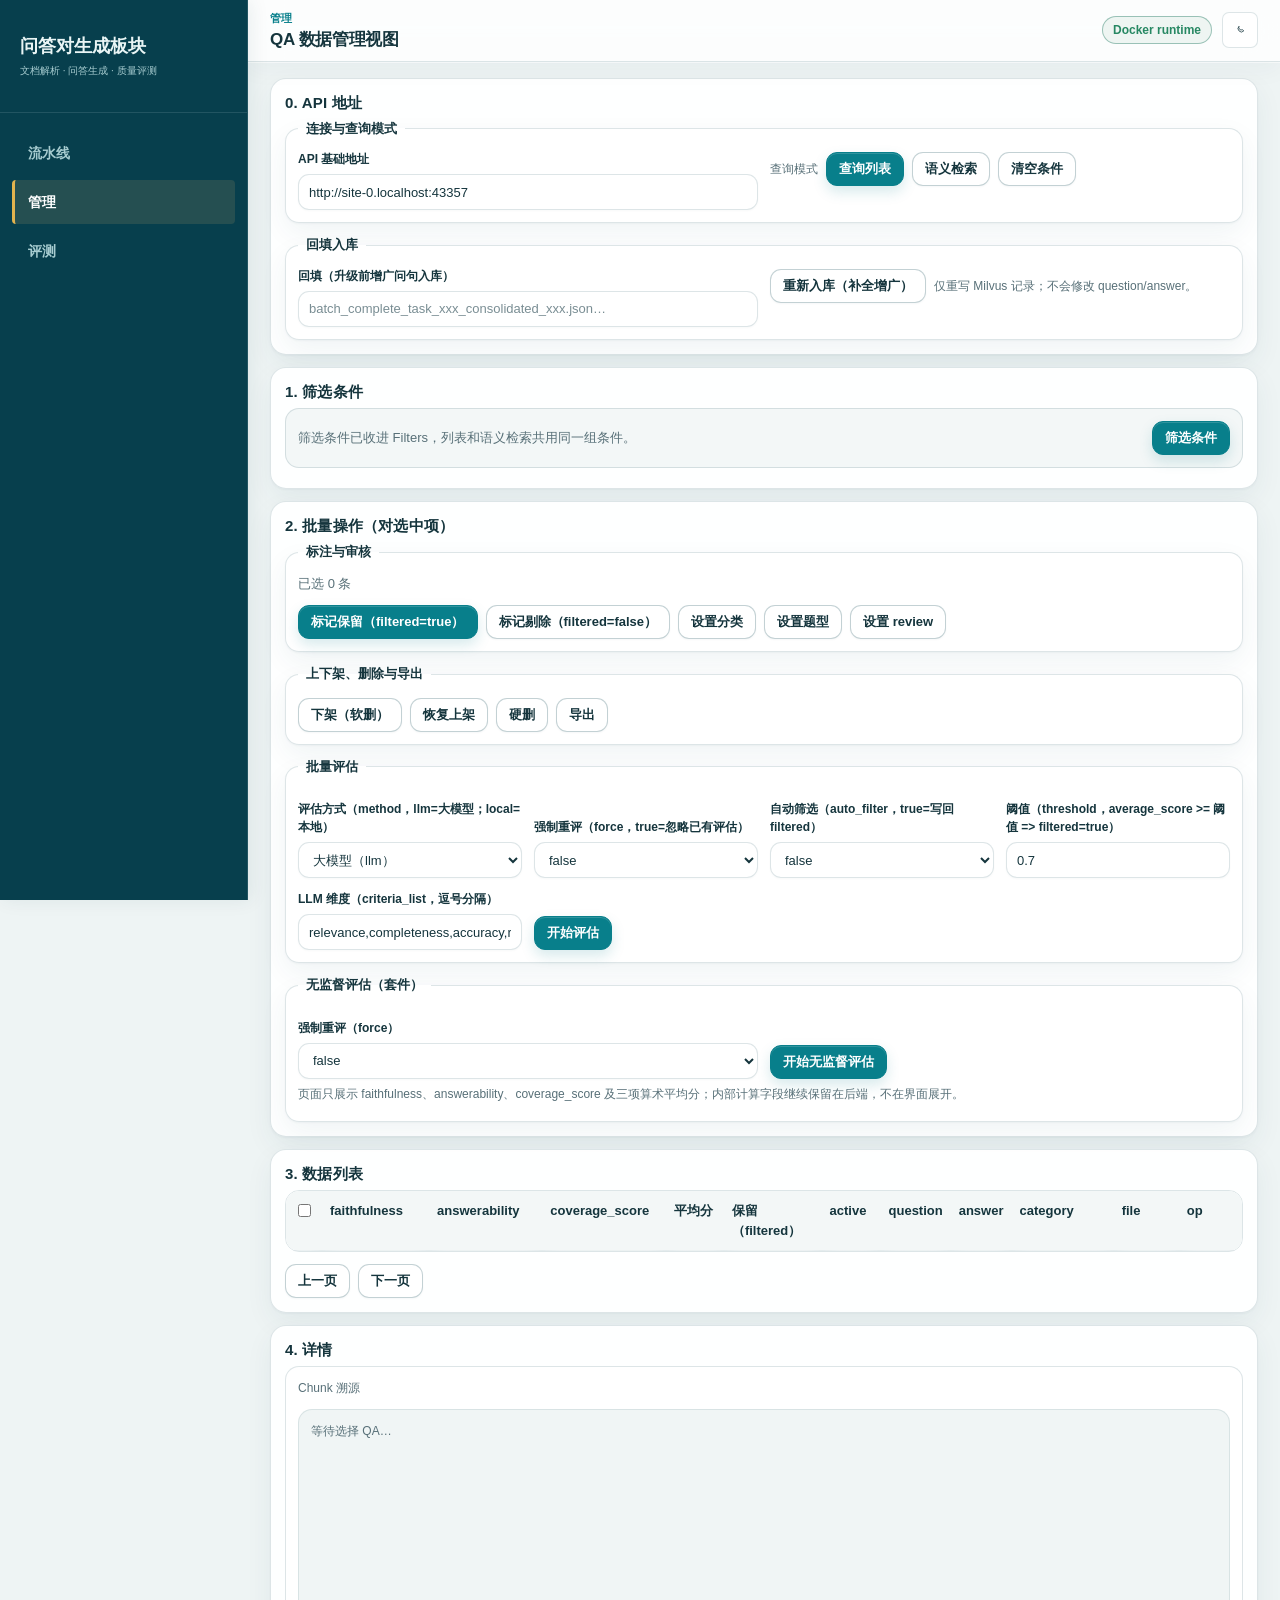
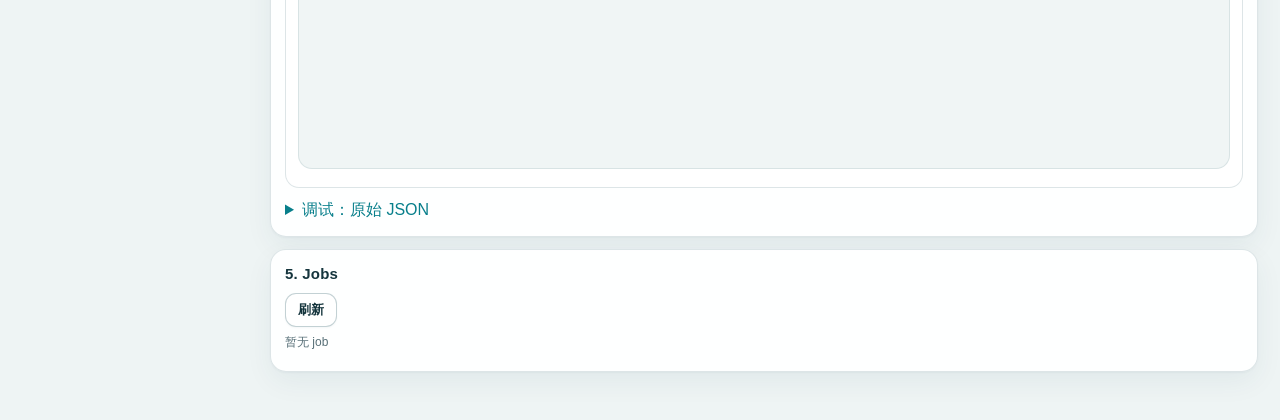
<file: static/admin.html>
<!doctype html>
<html lang="zh-CN">
  <head>
    <meta charset="utf-8" />
    <meta name="viewport" content="width=device-width, initial-scale=1" />
    <meta name="qa-ui-build" content="2026-08-21-3" />
    <title>QA 数据管理</title>
    <link rel="icon" type="image/svg+xml" href="./qa-flow-mark.svg?v=2026-08-21-3" />
    <link rel="preconnect" href="https://fonts.googleapis.com" />
    <link rel="preconnect" href="https://fonts.gstatic.com" crossorigin />
    <link
      href="https://fonts.googleapis.com/css2?family=Fira+Code:wght@400;500;600&family=Fira+Sans:wght@300;400;500;600;700&display=swap"
      rel="stylesheet"
    />
    <link rel="stylesheet" href="./styles.css?v=2026-08-21-3" />
  </head>
  <body class="app-shell qa-workbench-redesign">
    <a class="skip-link" href="#main">跳到内容</a>
    <header>
      <div class="header-row">
        <div class="app-brand" aria-label="问答对生成板块">
          <div class="app-brand-copy">
            <strong>问答对生成板块</strong>
            <span>文档解析 · 问答生成 · 质量评测</span>
          </div>
        </div>
        <h1 class="app-shell-page-title">QA 数据管理视图</h1>
        <div class="header-actions">
          <nav class="nav">
            <a href="./index.html?v=2026-08-21-3">流水线</a>
            <a class="active" href="./admin.html?v=2026-08-21-3" aria-current="page">管理</a>
            <a href="./eval.html?v=2026-08-21-3">评测</a>
          </nav>
          <button type="button" class="icon-btn" id="themeToggle" aria-label="切换主题" title="切换主题"></button>
        </div>
      </div>
    </header>

    <main id="main">
      <section class="card">
        <h2>0. API 地址</h2>
        <div class="admin-section-stack">
          <fieldset class="admin-fieldset">
            <legend>连接与查询模式</legend>
            <div class="form-grid">
              <label>
                API 基础地址
                <input type="text" id="apiBaseUrl" placeholder="例如 http://localhost:12000…" size="28" />
              </label>
              <div class="actions-row">
                <span class="muted">查询模式</span>
                <button type="button" id="btnLoadList">查询列表</button>
                <button type="button" id="btnSemanticSearch" class="secondary">语义检索</button>
                <button type="button" id="btnClear" class="secondary">清空条件</button>
                <span id="statusText" class="hint" aria-live="polite"></span>
              </div>
            </div>
          </fieldset>

          <fieldset class="admin-fieldset">
            <legend>回填入库</legend>
            <div class="form-grid">
              <label>
                回填（升级前增广问句入库）
                <input
                  type="text"
                  id="ingestOutputFile"
                  placeholder="batch_complete_task_xxx_consolidated_xxx.json…"
                />
              </label>
              <div class="actions-row">
                <button type="button" id="btnIngestConsolidated" class="secondary">
                  重新入库（补全增广）
                </button>
                <span class="hint">仅重写 Milvus 记录；不会修改 question/answer。</span>
              </div>
            </div>
          </fieldset>
        </div>
      </section>

      <section class="card">
        <h2>1. 筛选条件</h2>
        <form id="filterForm" class="admin-form-stack">
          <fieldset class="admin-fieldset">
            <legend>通用筛选</legend>
            <div class="form-grid">
              <label>
                任务ID（task_id）
                <input type="text" id="fTaskId" size="16" />
              </label>
              <label>
                知识类别（knowledge_category，逗号分隔）
                <input type="text" id="fCategory" size="16" />
              </label>
              <label>
                题型（question_type，逗号分隔）
                <input type="text" id="fQType" size="16" />
              </label>
              <label>
                保留标记（filtered，true=通过/保留；false=待剔除）
                <select id="fFiltered">
                  <option value="all" selected>全部（all）</option>
                  <option value="true">是（true）</option>
                  <option value="false">否（false）</option>
                </select>
              </label>
              <label>
                是否上架（is_active）
                <select id="fActive">
                  <option value="true" selected>是（true）</option>
                  <option value="false">否（false）</option>
                  <option value="all">全部（all）</option>
                </select>
              </label>
              <label>
                最低平均分（min_avg_score）
                <input type="number" id="fMinScore" value="" min="0" max="1" step="0.05" />
              </label>
            </div>
          </fieldset>

          <fieldset class="admin-fieldset" data-query-mode-panel="list">
            <legend>列表查询参数</legend>
            <div class="form-grid">
              <label>
                原文件名（original_filename）
                <input type="text" id="fFilename" size="16" />
              </label>
              <label>
                关键字（q）
                <input type="text" id="fQ" size="18" placeholder="question/answer/source…" />
              </label>
              <label>
                是否已评估（evaluated）
                <select id="fEvaluated">
                  <option value="all" selected>全部（all）</option>
                  <option value="true">是（true）</option>
                  <option value="false">否（false）</option>
                </select>
              </label>
              <label>
                审核状态（review_status）
                <input type="text" id="fReviewStatus" size="10" placeholder="如 approved/deleted…" />
              </label>
              <label>
                页码（page）
                <input type="number" id="fPage" value="1" min="1" />
              </label>
              <label>
                每页数量（page_size）
                <input type="number" id="fPageSize" value="20" min="1" max="200" />
              </label>
            </div>
            <div class="actions-row" style="margin-top: 10px">
              <button type="button" id="btnRunListQuery">执行列表查询</button>
            </div>
          </fieldset>

          <fieldset class="admin-fieldset" data-query-mode-panel="semantic" hidden>
            <legend>语义检索参数</legend>
            <div class="form-grid">
              <label>
                语义检索（semantic_query）
                <input type="text" id="fSemantic" size="22" placeholder="用于查重/相似题…" />
              </label>
              <label>
                语义 TopK（top_k）
                <input type="number" id="fTopK" value="30" min="1" max="200" />
              </label>
            </div>
            <div class="actions-row" style="margin-top: 10px">
              <button type="button" id="btnRunSemanticSearch">执行语义检索</button>
            </div>
          </fieldset>
        </form>
        <div class="muted" id="metaText"></div>
      </section>

      <section class="card">
        <h2>2. 批量操作（对选中项）</h2>
        <div class="admin-section-stack">
          <fieldset class="admin-fieldset">
            <legend>标注与审核</legend>
            <div class="admin-selected-meta">已选 <span id="selectedCount">0</span> 条</div>
            <div class="actions-row">
              <button type="button" id="btnFilteredTrue">标记保留（filtered=true）</button>
              <button type="button" id="btnFilteredFalse" class="secondary">标记剔除（filtered=false）</button>
              <button type="button" id="btnSetCategory" class="secondary">设置分类</button>
              <button type="button" id="btnSetQType" class="secondary">设置题型</button>
              <button type="button" id="btnSetReview" class="secondary">设置 review</button>
            </div>
          </fieldset>

          <fieldset class="admin-fieldset">
            <legend>上下架、删除与导出</legend>
            <div class="actions-row">
              <button type="button" id="btnSoftDelete" class="secondary">下架（软删）</button>
              <button type="button" id="btnRestore" class="secondary">恢复上架</button>
              <button type="button" id="btnHardDelete" class="secondary">硬删</button>
              <button type="button" id="btnExport" class="secondary">导出</button>
            </div>
          </fieldset>

          <fieldset class="admin-fieldset">
            <legend>批量评估</legend>
            <form id="evalForm" class="admin-grid-form">
              <label>
                评估方式（method，llm=大模型；local=本地）
                <select id="evalMethod">
                  <option value="llm" selected>大模型（llm）</option>
                  <option value="local">本地（local）</option>
                </select>
              </label>
              <label>
                强制重评（force，true=忽略已有评估）
                <select id="evalForce">
                  <option value="false" selected>false</option>
                  <option value="true">true</option>
                </select>
              </label>
              <label>
                自动筛选（auto_filter，true=写回 filtered）
                <select id="evalAutoFilter">
                  <option value="false" selected>false</option>
                  <option value="true">true</option>
                </select>
              </label>
              <label>
                阈值（threshold，average_score >= 阈值 => filtered=true）
                <input type="number" id="evalThreshold" value="0.7" min="0" max="1" step="0.05" />
              </label>
              <label id="evalCriteriaWrap">
                LLM 维度（criteria_list，逗号分隔）
                <input
                  type="text"
                  id="evalCriteria"
                  value="relevance,completeness,accuracy,reasonableness,agnosticism"
                  size="34"
                />
              </label>
              <div class="actions-row">
                <button type="button" id="btnEvalStart">开始评估</button>
              </div>
            </form>
            <div class="muted" id="evalLocalMetricsHint" style="display:none">
              local 评估使用自动指标（EM/Token_F1/ROUGE_L_F1/BLEU/BERTScore），维度固定；不会修改 question/answer。
            </div>
          </fieldset>

          <fieldset class="admin-fieldset">
            <legend>无监督评估（套件）</legend>
            <form id="unsupForm" class="admin-grid-form">
              <label>
                强制重评（force）
                <select id="unsupForce">
                  <option value="false" selected>false</option>
                  <option value="true">true</option>
                </select>
              </label>
              <div class="actions-row">
                <button type="button" id="btnUnsupStart">开始无监督评估</button>
              </div>
            </form>
            <div class="muted">
              页面只展示 faithfulness、answerability、coverage_score 及三项算术平均分；内部计算字段继续保留在后端，不在界面展开。
            </div>
          </fieldset>
        </div>
      </section>

      <section class="card">
        <h2>3. 数据列表</h2>
        <div class="table-wrap">
          <table>
            <thead>
              <tr>
                <th style="width: 30px"><input type="checkbox" id="chkAll" aria-label="全选/全不选" /></th>
                <th style="width: 140px">faithfulness</th>
                <th style="width: 140px">answerability</th>
                <th style="width: 140px">coverage_score</th>
                <th style="width: 110px">平均分</th>
                <th style="width: 120px">保留（filtered）</th>
                <th style="width: 70px">active</th>
                <th>question</th>
                <th>answer</th>
                <th style="width: 160px">category</th>
                <th style="width: 120px">file</th>
                <th style="width: 120px">op</th>
              </tr>
            </thead>
            <tbody id="itemsTbody"></tbody>
          </table>
        </div>
        <div class="actions-row" style="margin-top: 10px" id="queryPaginationBar" data-query-mode-panel="list">
          <button type="button" id="btnPrev" class="secondary">上一页</button>
          <button type="button" id="btnNext" class="secondary">下一页</button>
        </div>
      </section>

      <section class="card">
        <h2>4. 详情</h2>
        <div class="admin-detail-grid">
          <div class="admin-detail-box">
            <div class="hint" style="margin: 0 0 6px 0">Chunk 溯源</div>
            <div id="chunkDetailPanel" class="detail-panel muted">等待选择 QA…</div>
          </div>
        </div>
        <details style="margin-top: 10px">
          <summary>调试：原始 JSON</summary>
          <pre id="detailRawPanel"></pre>
        </details>
      </section>

      <section class="card">
        <h2>5. Jobs</h2>
        <div class="actions-row">
          <button type="button" id="btnJobsRefresh" class="secondary">刷新</button>
        </div>
        <div id="jobsPanel" class="muted"></div>
      </section>
    </main>

    <div id="adminQaDetailOverlay" class="drawer-overlay" hidden></div>
    <aside
      id="adminQaDetailModal"
      class="drawer admin-qa-detail-modal"
      role="dialog"
      aria-modal="true"
      aria-labelledby="adminQaDetailModalTitle"
      aria-hidden="true"
      hidden
    >
      <div class="drawer-header">
        <div>
          <h2 class="drawer-title" id="adminQaDetailModalTitle">问答对详情</h2>
          <p class="settings-modal-desc">点击列表中的问答对后，在这里查看正文、溯源和允许展示的无参考评分。</p>
        </div>
        <button type="button" class="icon-btn drawer-close" id="adminQaDetailModalClose" aria-label="关闭问答对详情">×</button>
      </div>
      <div id="adminQaDetailModalBody" class="drawer-body"></div>
    </aside>

    <script src="./ui.js?v=2026-08-21-3"></script>
    <script src="./admin.js?v=2026-08-21-3"></script>
  </body>
</html>
</file>
<file: static/styles.css>
/* apiuse UI - data-dense dashboard console (light/dark) */
:root {
  --sidebar-width: 248px;
  --bg: #f7f8fb;
  --bg2: #edf1f7;
  --surface: rgba(255, 255, 255, 0.94);
  --surface-2: rgba(15, 23, 42, 0.045);
  --text: #0f172a;
  --muted: #475569;
  --border: rgba(15, 23, 42, 0.12);
  --border-strong: rgba(15, 23, 42, 0.18);
  --shadow-sm: 0 1px 2px rgba(15, 23, 42, 0.05), 0 14px 36px rgba(15, 23, 42, 0.06);
  --accent: #2563eb;
  --accent-2: #3b82f6;
  --danger: #dc2626;
  --success: #16a34a;
  --warning: #d97706;
  --control-bg: rgba(255, 255, 255, 0.88);
  --header-bg: rgba(255, 255, 255, 0.72);
  --code-bg: #f8fafc;
  --code-text: #0f172a;
  --page-glow-a: color-mix(in srgb, var(--accent) 18%, transparent);
  --page-glow-b: color-mix(in srgb, var(--success) 10%, transparent);
  --radius: 14px;
  --radius-sm: 10px;
  --ease-out: cubic-bezier(0.16, 1, 0.3, 1);
  --font-sans: "Fira Sans", -apple-system, BlinkMacSystemFont, "Segoe UI", Roboto, "Helvetica Neue", Arial,
    "Noto Sans", "PingFang SC", "Hiragino Sans GB", "Microsoft Yahei", sans-serif;
  --font-mono: "Fira Code", ui-monospace, SFMono-Regular, Menlo, Monaco, Consolas, "Liberation Mono", "Courier New",
    monospace;
}

@media (prefers-color-scheme: dark) {
  html:not([data-theme="light"]) {
    --bg: #0b1220;
    --bg2: #0f172a;
    --surface: rgba(8, 15, 29, 0.84);
    --surface-2: rgba(51, 65, 85, 0.42);
    --text: #e5edf9;
    --muted: #94a3b8;
    --border: rgba(148, 163, 184, 0.18);
    --border-strong: rgba(148, 163, 184, 0.3);
    --shadow-sm: 0 1px 2px rgba(0, 0, 0, 0.38), 0 18px 48px rgba(0, 0, 0, 0.34);
    --accent: #60a5fa;
    --accent-2: #3b82f6;
    --danger: #fb7185;
    --success: #34d399;
    --warning: #fbbf24;
    --control-bg: rgba(15, 23, 42, 0.72);
    --header-bg: rgba(2, 6, 23, 0.82);
    --code-bg: #0b1220;
    --code-text: #dbe7ff;
    --page-glow-a: rgba(59, 130, 246, 0.2);
    --page-glow-b: rgba(52, 211, 153, 0.12);
  }
}

html[data-theme="light"] {
  --bg: #f7f8fb;
  --bg2: #edf1f7;
  --surface: rgba(255, 255, 255, 0.94);
  --surface-2: rgba(15, 23, 42, 0.045);
  --text: #0f172a;
  --muted: #475569;
  --border: rgba(15, 23, 42, 0.12);
  --border-strong: rgba(15, 23, 42, 0.18);
  --shadow-sm: 0 1px 2px rgba(15, 23, 42, 0.05), 0 14px 36px rgba(15, 23, 42, 0.06);
  --accent: #2563eb;
  --accent-2: #3b82f6;
  --danger: #dc2626;
  --success: #16a34a;
  --warning: #d97706;
  --control-bg: rgba(255, 255, 255, 0.88);
  --header-bg: rgba(255, 255, 255, 0.72);
  --code-bg: #f8fafc;
  --code-text: #0f172a;
  --page-glow-a: rgba(37, 99, 235, 0.14);
  --page-glow-b: rgba(22, 163, 74, 0.08);
}

html[data-theme="dark"] {
  --bg: #0b1220;
  --bg2: #0f172a;
  --surface: rgba(8, 15, 29, 0.84);
  --surface-2: rgba(51, 65, 85, 0.42);
  --text: #e5edf9;
  --muted: #94a3b8;
  --border: rgba(148, 163, 184, 0.18);
  --border-strong: rgba(148, 163, 184, 0.3);
  --shadow-sm: 0 1px 2px rgba(0, 0, 0, 0.38), 0 18px 48px rgba(0, 0, 0, 0.34);
  --accent: #60a5fa;
  --accent-2: #3b82f6;
  --danger: #fb7185;
  --success: #34d399;
  --warning: #fbbf24;
  --control-bg: rgba(15, 23, 42, 0.72);
  --header-bg: rgba(2, 6, 23, 0.82);
  --code-bg: #0b1220;
  --code-text: #dbe7ff;
  --page-glow-a: rgba(59, 130, 246, 0.2);
  --page-glow-b: rgba(52, 211, 153, 0.12);
}

html {
  color-scheme: light dark;
  background: var(--bg);
}
html[data-theme="light"] {
  color-scheme: light;
}
html[data-theme="dark"] {
  color-scheme: dark;
}

* {
  box-sizing: border-box;
}

body {
  font-family: var(--font-sans);
  margin: 0;
  color: var(--text);
  background: linear-gradient(180deg, var(--bg), var(--bg2));
  min-height: 100vh;
  line-height: 1.5;
  transition: background 220ms var(--ease-out), color 180ms var(--ease-out);
}

body::before {
  content: "";
  position: fixed;
  inset: 0;
  pointer-events: none;
  z-index: -1;
  background:
    radial-gradient(900px 500px at 12% 0%, var(--page-glow-a), transparent 60%),
    radial-gradient(900px 500px at 92% 10%, var(--page-glow-b), transparent 55%),
    linear-gradient(180deg, var(--bg), var(--bg2));
  transition: background 220ms var(--ease-out);
}

a {
  color: inherit;
}

.skip-link {
  position: absolute;
  left: -999px;
  top: 10px;
  padding: 10px 12px;
  border-radius: 999px;
  background: var(--surface);
  border: 1px solid var(--border);
  box-shadow: var(--shadow-sm);
  color: var(--text);
  text-decoration: none;
}
.skip-link:focus {
  left: 12px;
}

header {
  position: sticky;
  top: 0;
  z-index: 50;
  padding: 14px 18px;
  background: var(--header-bg);
  border-bottom: 1px solid var(--border);
  backdrop-filter: saturate(160%) blur(10px);
  transition: background 180ms var(--ease-out), border-color 180ms var(--ease-out);
}

@supports not (backdrop-filter: blur(1px)) {
  header {
    background: color-mix(in srgb, var(--bg) 92%, transparent);
  }
}

header h1 {
  margin: 0;
  font-size: 16px;
  font-weight: 650;
  letter-spacing: 0.2px;
  text-wrap: balance;
}

.header-row {
  display: flex;
  align-items: center;
  justify-content: space-between;
  gap: 14px;
}

.header-actions {
  display: flex;
  align-items: center;
  gap: 10px;
}

.nav {
  display: flex;
  gap: 8px;
  flex-wrap: wrap;
  align-items: center;
}

.nav a {
  text-decoration: none;
  opacity: 0.82;
  padding: 6px 10px;
  border-radius: 999px;
  border: 1px solid transparent;
  transition: background 160ms var(--ease-out), border-color 160ms var(--ease-out), opacity 160ms var(--ease-out);
}

.nav a:hover {
  opacity: 1;
  border-color: var(--border);
  background: var(--surface-2);
}

.nav a.active {
  opacity: 1;
  border-color: var(--border-strong);
  background: var(--surface-2);
}

.icon-btn {
  width: 44px;
  height: 44px;
  border-radius: 12px;
  background: var(--surface-2);
  border: 1px solid var(--border);
  color: var(--text);
  display: inline-flex;
  align-items: center;
  justify-content: center;
  cursor: pointer;
  transition: transform 120ms var(--ease-out), background 160ms var(--ease-out), border-color 160ms var(--ease-out);
  box-shadow: inset 0 1px 0 color-mix(in srgb, #fff 18%, transparent);
}

.icon-btn:hover {
  border-color: var(--border-strong);
  background: color-mix(in srgb, var(--surface) 80%, transparent);
}

.icon-btn:active {
  transform: translateY(1px) scale(0.98);
}

.icon-btn svg {
  width: 18px;
  height: 18px;
}

main {
  max-width: 1360px;
  margin: 20px auto 28px;
  padding: 0 18px;
}

body.drawer-open {
  overflow: hidden;
}

.drawer-overlay {
  position: fixed;
  inset: 0;
  background: color-mix(in srgb, #000 40%, transparent);
  opacity: 0;
  pointer-events: none;
  backdrop-filter: blur(8px);
  transition: opacity 180ms var(--ease-out);
  z-index: 60;
}

.drawer-overlay.is-open {
  opacity: 1;
  pointer-events: auto;
}

.drawer {
  position: fixed;
  top: 0;
  right: 0;
  height: 100vh;
  width: min(640px, calc(100vw - 32px));
  background: color-mix(in srgb, var(--surface) 92%, #000);
  border-left: 1px solid var(--border-strong);
  transform: translateX(100%);
  transition: transform 220ms var(--ease-out);
  z-index: 61;
  display: flex;
  flex-direction: column;
}

.drawer.is-open {
  transform: translateX(0);
}

.drawer-header {
  display: flex;
  align-items: center;
  justify-content: space-between;
  gap: 10px;
  padding: 12px 14px;
  border-bottom: 1px solid var(--border);
  background: color-mix(in srgb, var(--surface) 86%, transparent);
}

.drawer-title {
  margin: 0;
  font-size: 15px;
  letter-spacing: 0.2px;
}

.drawer-close {
  font-size: 20px;
  font-weight: 700;
}

.drawer-body {
  padding: 14px;
  overflow: auto;
  flex: 1;
}

.settings-drawer {
  width: min(720px, calc(100vw - 28px));
  background: color-mix(in srgb, var(--surface) 96%, var(--bg));
  box-shadow: -24px 0 80px color-mix(in srgb, #000 22%, transparent);
}

.settings-drawer-header {
  align-items: flex-start;
  padding: 16px 18px;
}

.settings-drawer-kicker {
  margin: 0 0 4px 0;
  color: var(--muted);
  font-size: 12px;
  font-weight: 650;
}

.settings-drawer-desc {
  max-width: 56ch;
  margin: 4px 0 0 0;
  color: var(--muted);
  font-size: 12px;
  line-height: 1.45;
}

.settings-drawer-body {
  display: grid;
  grid-template-columns: 1fr;
  align-content: start;
  gap: 12px;
  padding: 16px 18px;
}

.settings-drawer-body > .form-grid,
.settings-drawer-body .form-grid {
  grid-template-columns: repeat(auto-fit, minmax(220px, 1fr));
}

.settings-drawer-body > label,
.settings-drawer-body > .inline-checkbox-group,
.settings-drawer-body > .console-details,
.settings-drawer-body > .llm-config-split,
.settings-drawer-body > .form-grid {
  width: 100%;
  min-width: 0;
}

.settings-drawer-footer {
  display: flex;
  justify-content: flex-end;
  gap: 10px;
  padding: 12px 18px 16px;
  border-top: 1px solid var(--border);
  background: color-mix(in srgb, var(--surface) 88%, transparent);
}

.module-field-bank {
  display: none;
}

.module-settings-shell {
  grid-column: 1 / -1;
  width: 100%;
  min-width: 0;
  margin: 2px 0 4px;
}

.module-settings-shell-title {
  margin: 0 0 8px;
  color: var(--muted);
  font-size: 12px;
  font-weight: 650;
}

.module-settings-grid {
  display: grid;
  grid-template-columns: repeat(auto-fit, minmax(210px, 1fr));
  gap: 10px;
}

.module-settings-card {
  display: grid;
  grid-template-columns: 1fr;
  gap: 5px;
  min-height: 104px;
  padding: 12px;
  border: 1px solid var(--border);
  border-radius: 12px;
  background:
    linear-gradient(180deg, color-mix(in srgb, var(--surface) 88%, transparent), color-mix(in srgb, var(--surface-2) 48%, transparent));
  color: var(--text);
  text-align: left;
  cursor: pointer;
  box-shadow: inset 0 1px 0 color-mix(in srgb, #fff 16%, transparent);
  transition: transform 120ms var(--ease-out), border-color 160ms var(--ease-out), background 160ms var(--ease-out);
}

.module-settings-card:hover {
  border-color: var(--border-strong);
  background:
    linear-gradient(180deg, color-mix(in srgb, var(--surface) 96%, transparent), color-mix(in srgb, var(--accent) 7%, var(--surface-2)));
}

.module-settings-card:active {
  transform: translateY(1px);
}

.module-settings-card:focus-visible {
  outline: none;
  border-color: var(--accent);
  box-shadow: 0 0 0 3px color-mix(in srgb, var(--accent) 18%, transparent);
}

.module-card-kicker {
  color: var(--muted);
  font-size: 11px;
  font-weight: 650;
}

.module-card-title {
  font-size: 14px;
  line-height: 1.25;
}

.module-card-summary {
  color: var(--muted);
  font-size: 12px;
  line-height: 1.45;
  overflow-wrap: anywhere;
}

@media (prefers-reduced-motion: reduce) {
  .drawer-overlay,
  .drawer {
    transition: none;
  }
}

@media (max-width: 760px) {
  .settings-drawer {
    width: 100vw;
    max-width: 100vw;
  }

  .settings-drawer-header,
  .settings-drawer-body,
  .settings-drawer-footer {
    padding-left: 12px;
    padding-right: 12px;
  }

  .settings-drawer-footer {
    justify-content: stretch;
  }

  .settings-drawer-footer button {
    flex: 1 1 0;
  }

  .module-settings-grid {
    grid-template-columns: 1fr;
  }
}

.card {
  background: var(--surface);
  border-radius: var(--radius);
  padding: 18px;
  margin-bottom: 16px;
  border: 1px solid var(--border);
  box-shadow: var(--shadow-sm);
  transition: border-color 160ms var(--ease-out), background 180ms var(--ease-out), box-shadow 180ms var(--ease-out);
}

.card:hover {
  border-color: var(--border-strong);
}

.card h2 {
  margin: 0 0 6px 0;
  font-size: 15px;
  line-height: 1.35;
  letter-spacing: 0.2px;
  text-wrap: balance;
}

.hint,
.muted {
  color: var(--muted);
  font-size: 12px;
  margin: 6px 0;
}

.card > .hint {
  max-width: 76ch;
}

.form-grid {
  display: grid;
  grid-template-columns: repeat(auto-fit, minmax(240px, 1fr));
  gap: 12px;
  align-items: start;
  width: 100%;
}

form {
  display: grid;
  grid-template-columns: repeat(auto-fit, minmax(240px, 1fr));
  gap: 12px;
  align-items: start;
  width: 100%;
  margin: 12px 0 8px;
}

form.console-form > .form-grid,
form.console-form > details,
form.console-form > .inline-checkbox-group,
form.console-form > .actions-row,
form.console-form > .task-console,
form.console-form > pre,
form.console-form > textarea,
form.console-form > #integratedDocumentOptions {
  grid-column: 1 / -1;
}

label {
  font-size: 13px;
  display: flex;
  flex-direction: column;
  gap: 6px;
  min-width: 0;
  color: var(--text);
  font-weight: 580;
}

label small {
  color: var(--muted);
  font-size: 12px;
  font-weight: 400;
  line-height: 1.45;
}

.checkbox-field {
  min-height: 42px;
  flex-direction: row;
  align-items: center;
  justify-content: flex-start;
  flex-wrap: wrap;
  gap: 9px;
  padding: 9px 10px;
  border: 1px solid var(--border);
  border-radius: 12px;
  background: color-mix(in srgb, var(--surface) 72%, transparent);
  font-weight: 580;
}

.checkbox-field small {
  flex: 1 0 100%;
  padding-left: 25px;
}

.checkbox-field input[type="checkbox"] {
  flex: 0 0 auto;
  width: 16px;
  height: 16px;
  margin: 0;
  accent-color: var(--accent);
}

.file-field input[type="file"] {
  min-height: 44px;
  width: 100%;
  padding: 8px;
  border: 1px dashed var(--border-strong);
  border-radius: 12px;
  background: color-mix(in srgb, var(--surface-2) 48%, transparent);
}

form.console-form > .file-field {
  grid-column: 1 / -1;
  max-width: 520px;
}

input[type="text"],
input[type="number"],
input[type="search"],
select,
textarea {
  width: 100%;
  padding: 10px 10px;
  border: 1px solid var(--border);
  border-radius: 12px;
  background: var(--control-bg);
  color: var(--text);
  outline: none;
  min-height: 44px;
  transition: border-color 160ms var(--ease-out), box-shadow 160ms var(--ease-out), background 160ms var(--ease-out), color 160ms var(--ease-out);
}

input[type="text"]:hover,
input[type="number"]:hover,
input[type="search"]:hover,
select:hover,
textarea:hover {
  border-color: var(--border-strong);
}

textarea {
  min-height: 90px;
  resize: vertical;
  font-family: var(--font-sans);
}

input::placeholder,
textarea::placeholder {
  color: color-mix(in srgb, var(--muted) 80%, transparent);
}

input:focus-visible,
select:focus-visible,
textarea:focus-visible,
button:focus-visible,
a.button-link:focus-visible,
.icon-btn:focus-visible,
details summary:focus-visible {
  outline: 3px solid color-mix(in srgb, var(--accent) 30%, transparent);
  outline-offset: 2px;
}

button {
  background: linear-gradient(180deg, var(--accent-2), var(--accent));
  color: #fff;
  border: 1px solid color-mix(in srgb, var(--accent) 30%, transparent);
  padding: 10px 14px;
  border-radius: 12px;
  cursor: pointer;
  min-height: 44px;
  white-space: nowrap;
  transition: transform 120ms var(--ease-out), box-shadow 160ms var(--ease-out), opacity 160ms var(--ease-out);
  box-shadow: 0 8px 18px color-mix(in srgb, var(--accent) 18%, transparent);
}

button,
.button-link,
.icon-btn {
  touch-action: manipulation;
  -webkit-tap-highlight-color: transparent;
}

button:hover {
  opacity: 0.92;
}

button:active {
  transform: translateY(1px) scale(0.99);
}

button[disabled] {
  cursor: not-allowed;
  opacity: 0.55;
  box-shadow: none;
}

button.is-loading {
  position: relative;
  color: transparent !important;
}

button.is-loading::after {
  content: "";
  position: absolute;
  left: 50%;
  top: 50%;
  width: 18px;
  height: 18px;
  margin-left: -9px;
  margin-top: -9px;
  border-radius: 999px;
  border: 2px solid color-mix(in srgb, #fff 34%, transparent);
  border-top-color: #fff;
  animation: spin 0.9s linear infinite;
}

.button-link {
  display: inline-flex;
  align-items: center;
  justify-content: center;
  gap: 8px;
  background: linear-gradient(180deg, var(--accent-2), var(--accent));
  color: #fff;
  padding: 10px 14px;
  border-radius: 12px;
  text-decoration: none;
  border: 1px solid color-mix(in srgb, var(--accent) 30%, transparent);
  min-height: 44px;
  box-shadow: 0 8px 18px color-mix(in srgb, var(--accent) 18%, transparent);
  transition: transform 120ms var(--ease-out), opacity 160ms var(--ease-out);
}

.button-link:hover {
  opacity: 0.92;
}

.button-link:active {
  transform: translateY(1px) scale(0.99);
}

.button.secondary,
button.secondary {
  background: color-mix(in srgb, var(--surface) 70%, transparent);
  color: var(--text);
  border: 1px solid var(--border);
  box-shadow: none;
}

.button.danger,
button.danger {
  background: linear-gradient(180deg, #fb7185, var(--danger));
  border: 1px solid color-mix(in srgb, var(--danger) 35%, transparent);
  box-shadow: 0 8px 18px color-mix(in srgb, var(--danger) 16%, transparent);
}

.actions-row {
  display: flex;
  gap: 8px;
  align-items: center;
  justify-content: flex-start;
  flex-wrap: wrap;
  width: 100%;
  padding-top: 2px;
}

.admin-section-stack {
  display: flex;
  flex-direction: column;
  gap: 12px;
}

.admin-form-stack {
  display: flex;
  flex-direction: column;
  gap: 12px;
  align-items: stretch;
  margin-bottom: 0;
}

.admin-grid-form {
  display: grid;
  grid-template-columns: repeat(auto-fit, minmax(220px, 1fr));
  gap: 12px;
  align-items: end;
  margin-bottom: 0;
}

.admin-fieldset {
  margin: 0;
  min-width: 0;
  border: 1px solid var(--border);
  border-radius: var(--radius);
  padding: 12px;
  background: color-mix(in srgb, var(--surface) 70%, transparent);
}

.admin-fieldset legend {
  padding: 0 8px;
  font-size: 13px;
  font-weight: 600;
  color: var(--text);
}

.admin-selected-meta {
  font-size: 13px;
  color: var(--muted);
  margin: 0 0 10px 0;
}

.task-console {
  margin: 12px 0 14px;
  padding: 12px;
  border: 1px solid var(--border);
  border-radius: var(--radius);
  background: color-mix(in srgb, var(--surface) 76%, transparent);
}

.task-console-grid {
  display: grid;
  grid-template-columns: minmax(260px, 1.8fr) repeat(2, max-content);
  gap: 10px;
  align-items: end;
}

.task-console-grid .task-console-primary {
  min-width: 0;
}

.task-history-list {
  display: grid;
  gap: 10px;
  margin-top: 10px;
}

.task-history-empty {
  padding: 12px;
  border: 1px dashed var(--border);
  border-radius: 12px;
  color: var(--muted);
  font-size: 12px;
  background: color-mix(in srgb, var(--surface-2) 55%, transparent);
}

.task-history-item {
  display: grid;
  grid-template-columns: minmax(0, 1fr) auto;
  gap: 12px;
  padding: 12px;
  border: 1px solid var(--border);
  border-radius: 12px;
  background: color-mix(in srgb, var(--surface) 82%, transparent);
}

.task-history-main {
  min-width: 0;
}

.task-history-title {
  display: flex;
  align-items: center;
  gap: 8px;
  flex-wrap: wrap;
  margin-bottom: 4px;
}

.task-history-id {
  font-family: var(--font-mono);
  font-size: 12px;
  word-break: break-all;
}

.task-history-name {
  font-size: 13px;
  font-weight: 650;
}

.task-history-meta {
  display: flex;
  flex-wrap: wrap;
  gap: 8px 12px;
  color: var(--muted);
  font-size: 12px;
}

.task-history-actions {
  display: flex;
  flex-wrap: wrap;
  gap: 8px;
  align-items: center;
  justify-content: flex-end;
}

.task-history-actions button,
.task-history-actions .button-link {
  min-height: 38px;
  padding: 8px 12px;
}

.status-pill {
  display: inline-flex;
  align-items: center;
  gap: 6px;
  min-height: 24px;
  padding: 2px 10px;
  border-radius: 999px;
  border: 1px solid var(--border);
  background: color-mix(in srgb, var(--surface-2) 60%, transparent);
  font-size: 12px;
  font-weight: 650;
  color: var(--text);
}

.status-pill[data-status="queued"],
.status-pill[data-status="pending"] {
  color: var(--warning);
  border-color: color-mix(in srgb, var(--warning) 28%, var(--border));
  background: color-mix(in srgb, var(--warning) 10%, transparent);
}

.status-pill[data-status="running"] {
  color: var(--accent);
  border-color: color-mix(in srgb, var(--accent) 30%, var(--border));
  background: color-mix(in srgb, var(--accent) 10%, transparent);
}

.status-pill[data-status="succeeded"],
.status-pill[data-status="completed"] {
  color: var(--success);
  border-color: color-mix(in srgb, var(--success) 30%, var(--border));
  background: color-mix(in srgb, var(--success) 10%, transparent);
}

.status-pill[data-status="failed"],
.status-pill[data-status="canceled"] {
  color: var(--danger);
  border-color: color-mix(in srgb, var(--danger) 30%, var(--border));
  background: color-mix(in srgb, var(--danger) 10%, transparent);
}

.dw-progress-layout {
  display: grid;
  grid-template-columns: minmax(0, 1.15fr) minmax(280px, 0.85fr);
  gap: 12px;
  margin-top: 12px;
}

.dw-progress-panel {
  min-width: 0;
  padding: 12px;
  border: 1px solid var(--border);
  border-radius: var(--radius);
  background: color-mix(in srgb, var(--surface) 76%, transparent);
}

.dw-progress-panel h3 {
  margin: 0 0 8px 0;
  font-size: 14px;
}

.dw-progress-summary {
  display: flex;
  flex-wrap: wrap;
  gap: 8px;
  margin-bottom: 10px;
}

.dw-summary-chip {
  display: inline-flex;
  align-items: center;
  gap: 6px;
  min-height: 28px;
  padding: 4px 10px;
  border: 1px solid var(--border);
  border-radius: 999px;
  background: color-mix(in srgb, var(--surface-2) 58%, transparent);
  font-size: 12px;
  color: var(--muted);
}

.dw-file-progress-list {
  display: grid;
  gap: 10px;
}

.dw-file-progress-item {
  min-width: 0;
  padding: 12px;
  border: 1px solid var(--border);
  border-radius: 12px;
  background: color-mix(in srgb, var(--surface) 82%, transparent);
}

.dw-file-progress-head {
  display: flex;
  flex-wrap: wrap;
  align-items: center;
  gap: 8px;
  margin-bottom: 8px;
}

.dw-file-progress-name {
  min-width: 0;
  font-weight: 650;
  word-break: break-all;
}

.dw-stage-list {
  display: grid;
  gap: 7px;
}

.dw-stage-row {
  display: grid;
  grid-template-columns: minmax(120px, 0.42fr) minmax(0, 1fr);
  gap: 8px;
  align-items: start;
  padding: 8px 10px;
  border: 1px solid var(--border);
  border-radius: 10px;
  background: color-mix(in srgb, var(--surface-2) 45%, transparent);
}

.dw-stage-title {
  display: flex;
  flex-wrap: wrap;
  gap: 6px;
  align-items: center;
  min-width: 0;
}

.dw-stage-name {
  font-size: 12px;
  font-weight: 650;
  color: var(--text);
}

.dw-stage-message {
  min-width: 0;
  color: var(--muted);
  font-size: 12px;
  word-break: break-word;
}

.dw-stage-extra {
  margin-top: 4px;
  font-family: var(--font-mono);
  font-size: 11px;
  color: var(--muted);
  white-space: pre-wrap;
  word-break: break-word;
}

.dw-stage-chip {
  display: inline-flex;
  align-items: center;
  min-height: 20px;
  padding: 1px 8px;
  border-radius: 999px;
  border: 1px solid var(--border);
  font-size: 11px;
  font-weight: 650;
  color: var(--muted);
  background: color-mix(in srgb, var(--surface) 70%, transparent);
}

.dw-stage-chip[data-state="processing"],
.dw-stage-chip[data-state="running"] {
  color: var(--accent);
  border-color: color-mix(in srgb, var(--accent) 28%, var(--border));
  background: color-mix(in srgb, var(--accent) 9%, transparent);
}

.dw-stage-chip[data-state="completed"],
.dw-stage-chip[data-state="success"] {
  color: var(--success);
  border-color: color-mix(in srgb, var(--success) 28%, var(--border));
  background: color-mix(in srgb, var(--success) 9%, transparent);
}

.dw-stage-chip[data-state="failed"],
.dw-stage-chip[data-state="error"] {
  color: var(--danger);
  border-color: color-mix(in srgb, var(--danger) 28%, var(--border));
  background: color-mix(in srgb, var(--danger) 9%, transparent);
}

.dw-output-links {
  display: flex;
  flex-wrap: wrap;
  gap: 8px;
  margin: 10px 0;
}

.dw-output-links a {
  display: inline-flex;
  align-items: center;
  min-height: 34px;
  padding: 7px 11px;
  border: 1px solid var(--border);
  border-radius: 10px;
  background: color-mix(in srgb, var(--surface-2) 58%, transparent);
  text-decoration: none;
  font-size: 12px;
  font-weight: 650;
}

@media (max-width: 900px) {
  main {
    margin-top: 12px;
    padding: 0 10px;
  }

  .card {
    padding: 14px;
    border-radius: 12px;
  }

  form,
  .form-grid,
  .llm-config-fields {
    grid-template-columns: 1fr;
  }

  .actions-row button,
  .actions-row .button-link {
    flex: 1 1 180px;
  }

  .task-console-grid,
  .task-history-item,
  .dw-progress-layout,
  .dw-stage-row {
    grid-template-columns: 1fr;
  }

  .task-history-actions {
    justify-content: flex-start;
  }
}

.filter-launch-bar {
  display: flex;
  align-items: center;
  justify-content: space-between;
  gap: 12px;
  padding: 12px;
  border: 1px solid var(--border);
  border-radius: var(--radius);
  background: var(--surface-2);
}

.filter-launch-copy {
  color: var(--muted);
  font-size: 13px;
  line-height: 1.45;
}

#adminFiltersModal #filterForm {
  margin: 0;
}

.env-check-panel {
  position: relative;
  display: grid;
  grid-template-columns: minmax(260px, 1.1fr) minmax(280px, 1fr);
  gap: 14px;
  margin: 14px 0;
  padding: 14px;
  border: 1px solid color-mix(in srgb, var(--accent) 14%, var(--border));
  border-radius: var(--radius);
  background:
    linear-gradient(135deg, color-mix(in srgb, var(--accent) 5%, transparent), transparent 46%),
    color-mix(in srgb, var(--surface) 78%, transparent);
  overflow: hidden;
}

.env-check-panel::after {
  content: "";
  position: absolute;
  right: -60px;
  top: -80px;
  width: 180px;
  height: 180px;
  border-radius: 999px;
  background: color-mix(in srgb, var(--success) 14%, transparent);
  filter: blur(2px);
  pointer-events: none;
}

.env-check-copy,
.env-check-action,
.env-check-results {
  position: relative;
  z-index: 1;
}

.env-check-copy h3 {
  margin: 4px 0 6px;
  font-size: 16px;
  letter-spacing: 0.1px;
}

.env-check-copy p {
  margin: 0;
  color: var(--muted);
  font-size: 13px;
}

.eyebrow {
  font-size: 11px;
  line-height: 1;
  letter-spacing: 0.14em;
  text-transform: uppercase;
  color: var(--accent);
  font-weight: 800;
}

.env-check-action {
  display: flex;
  flex-direction: column;
  gap: 10px;
  align-items: flex-start;
  justify-content: center;
}

.env-check-row {
  width: 100%;
}

.env-check-button {
  min-width: 142px;
  background:
    radial-gradient(circle at 20% 0%, rgba(255, 255, 255, 0.28), transparent 36%),
    linear-gradient(180deg, var(--success), color-mix(in srgb, var(--success) 70%, #0f766e));
  border-color: color-mix(in srgb, var(--success) 40%, transparent);
  box-shadow: 0 10px 22px color-mix(in srgb, var(--success) 18%, transparent);
}

.env-check-status,
.env-summary-chip,
.env-check-badge {
  display: inline-flex;
  align-items: center;
  gap: 6px;
  min-height: 28px;
  padding: 4px 10px;
  border-radius: 999px;
  border: 1px solid var(--border);
  background: color-mix(in srgb, var(--surface) 72%, transparent);
  font-size: 12px;
  font-weight: 700;
  white-space: nowrap;
}

.env-check-status::before,
.env-check-badge::before {
  content: "";
  width: 7px;
  height: 7px;
  border-radius: 999px;
  background: var(--muted);
}

.env-check-status.is-running::before {
  background: var(--accent);
  animation: pulse 1s ease-in-out infinite;
}

.env-check-status.is-ok,
.env-check-badge.is-ok,
.env-summary-chip--ok {
  color: var(--success);
  border-color: color-mix(in srgb, var(--success) 28%, var(--border));
  background: color-mix(in srgb, var(--success) 9%, transparent);
}

.env-check-status.is-warning,
.env-check-badge.is-warning,
.env-summary-chip--warning {
  color: var(--warning);
  border-color: color-mix(in srgb, var(--warning) 30%, var(--border));
  background: color-mix(in srgb, var(--warning) 10%, transparent);
}

.env-check-status.is-error,
.env-check-badge.is-error,
.env-summary-chip--error {
  color: var(--danger);
  border-color: color-mix(in srgb, var(--danger) 30%, var(--border));
  background: color-mix(in srgb, var(--danger) 10%, transparent);
}

.env-check-status.is-ok::before,
.env-check-badge.is-ok::before {
  background: var(--success);
}

.env-check-status.is-warning::before,
.env-check-badge.is-warning::before {
  background: var(--warning);
}

.env-check-status.is-error::before,
.env-check-badge.is-error::before {
  background: var(--danger);
}

.env-check-summary {
  display: flex;
  flex-wrap: wrap;
  gap: 8px;
}

.env-summary-chip--time {
  color: var(--muted);
}

.env-check-results {
  grid-column: 1 / -1;
  display: grid;
  grid-template-columns: repeat(auto-fit, minmax(260px, 1fr));
  gap: 12px;
  max-height: 480px;
  overflow: auto;
  padding-right: 4px;
}

.env-check-group {
  display: grid;
  gap: 8px;
  align-content: start;
  border: 1px solid var(--border);
  border-radius: var(--radius);
  padding: 10px;
  background: color-mix(in srgb, var(--surface) 72%, transparent);
}

.env-check-group h4 {
  margin: 0;
  font-size: 13px;
  color: var(--muted);
}

.env-check-item {
  border: 1px solid var(--border);
  border-left-width: 4px;
  border-radius: 12px;
  padding: 10px;
  background: color-mix(in srgb, var(--surface) 86%, transparent);
}

.env-check-item.is-ok {
  border-left-color: var(--success);
}

.env-check-item.is-warning {
  border-left-color: var(--warning);
}

.env-check-item.is-error {
  border-left-color: var(--danger);
}

.env-check-item__head {
  display: flex;
  gap: 8px;
  align-items: center;
  justify-content: space-between;
}

.env-check-item__head strong {
  font-size: 13px;
}

.env-check-item p {
  margin: 6px 0 0;
  color: var(--muted);
  font-size: 12px;
}

.env-check-details {
  margin-top: 8px;
}

.env-check-details summary {
  cursor: pointer;
  color: var(--accent);
  font-size: 12px;
  font-weight: 700;
}

.env-check-details pre {
  max-height: 220px;
  margin: 8px 0 0;
  font-size: 11px;
}

@keyframes pulse {
  0%,
  100% {
    opacity: 0.45;
    transform: scale(0.9);
  }
  50% {
    opacity: 1;
    transform: scale(1.16);
  }
}

@media (max-width: 900px) {
  .env-check-panel {
    grid-template-columns: 1fr;
  }

  .env-check-results {
    max-height: 420px;
  }
}

.llm-config-split {
  display: grid;
  grid-template-columns: 2fr 1fr;
  gap: 12px;
  align-items: start;
}

@media (max-width: 900px) {
  .llm-config-split {
    grid-template-columns: 1fr;
  }
}

.llm-config-panel {
  border: 1px solid var(--border);
  border-radius: var(--radius);
  padding: 14px;
  background: color-mix(in srgb, var(--surface) 76%, transparent);
}

.llm-config-title {
  font-weight: 650;
  margin-bottom: 10px;
}

.llm-config-fields {
  display: grid;
  grid-template-columns: repeat(auto-fit, minmax(240px, 1fr));
  gap: 12px;
  align-items: start;
}

.llm-config-actions {
  justify-content: flex-end;
}

.llm-config-active {
  margin: 6px 0 0 0;
}

code,
.mono {
  font-family: var(--font-mono);
}

pre {
  background: var(--code-bg);
  color: var(--code-text);
  padding: 12px 12px;
  border-radius: var(--radius);
  overflow: auto;
  max-height: 320px;
  border: 1px solid color-mix(in srgb, var(--border) 75%, transparent);
  transition: background 180ms var(--ease-out), color 180ms var(--ease-out), border-color 180ms var(--ease-out);
}

#pipelineStatus {
  margin-top: 12px;
}

.pipeline-debug-panel {
  background: transparent;
  border: 0;
  padding: 0;
}

.pipeline-debug {
  display: grid;
  gap: 12px;
  color: var(--text);
}

.pipeline-debug-header,
.pipeline-debug-section,
.pipeline-output-item {
  border: 1px solid var(--border);
  border-radius: var(--radius);
  background: color-mix(in srgb, var(--surface) 92%, transparent);
}

.pipeline-output-list {
  display: grid;
  gap: 10px;
}

.pipeline-output-item {
  display: grid;
  gap: 10px;
  padding: 12px;
}

.pipeline-output-title {
  font-size: 13px;
  font-weight: 700;
  overflow-wrap: anywhere;
}

.pipeline-debug-header {
  padding: 14px;
  border-color: color-mix(in srgb, var(--accent) 30%, var(--border));
  background:
    linear-gradient(180deg, color-mix(in srgb, var(--accent) 5%, transparent), transparent 72%),
    color-mix(in srgb, var(--surface) 96%, transparent);
}

.pipeline-debug-header-top {
  display: flex;
  align-items: center;
  justify-content: space-between;
  gap: 12px;
}

.pipeline-debug-title {
  font-size: 15px;
  font-weight: 700;
}

.pipeline-state-pill {
  display: inline-flex;
  align-items: center;
  min-height: 24px;
  padding: 3px 9px;
  border: 1px solid var(--border);
  border-radius: 999px;
  background: var(--surface-2);
  color: var(--text);
  font-size: 12px;
  font-weight: 700;
  white-space: nowrap;
}

.pipeline-state-pill[data-status="queued"],
.pipeline-state-pill[data-status="pending"] {
  border-color: color-mix(in srgb, var(--warning) 36%, var(--border));
  background: color-mix(in srgb, var(--warning) 12%, var(--surface));
  color: color-mix(in srgb, var(--warning) 70%, var(--text));
}

.pipeline-state-pill[data-status="processing"],
.pipeline-state-pill[data-status="running"] {
  border-color: color-mix(in srgb, var(--accent) 40%, var(--border));
  background: color-mix(in srgb, var(--accent) 12%, var(--surface));
  color: var(--accent);
}

.pipeline-state-pill[data-status="completed"],
.pipeline-state-pill[data-status="succeeded"] {
  border-color: color-mix(in srgb, var(--success) 38%, var(--border));
  background: color-mix(in srgb, var(--success) 12%, var(--surface));
  color: var(--success);
}

.pipeline-state-pill[data-status="failed"],
.pipeline-state-pill[data-status="canceled"],
.pipeline-state-pill[data-status="cancelled"] {
  border-color: color-mix(in srgb, var(--danger) 38%, var(--border));
  background: color-mix(in srgb, var(--danger) 11%, var(--surface));
  color: var(--danger);
}

.pipeline-debug-subtitle {
  margin-top: 4px;
  color: var(--muted);
  font-size: 12px;
  overflow-wrap: anywhere;
}

.pipeline-debug-stage {
  margin-top: 10px;
  color: var(--text);
  font-size: 13px;
  font-weight: 650;
  overflow-wrap: anywhere;
}

.pipeline-debug-progress {
  position: relative;
  height: 6px;
  margin-top: 12px;
  overflow: hidden;
  border-radius: 999px;
  background: color-mix(in srgb, var(--border) 46%, transparent);
}

.pipeline-debug-progress-bar {
  display: block;
  height: 100%;
  min-width: 0;
  border-radius: inherit;
  background: var(--accent);
  transition: width 220ms var(--ease-out);
}

.pipeline-debug-progress.is-indeterminate .pipeline-debug-progress-bar {
  min-width: 72px;
  background: linear-gradient(90deg, transparent, var(--accent), transparent);
  animation: pipeline-progress-slide 1.4s linear infinite;
}

@keyframes pipeline-progress-slide {
  from {
    transform: translateX(-120%);
  }

  to {
    transform: translateX(320%);
  }
}

@media (prefers-reduced-motion: reduce) {
  .pipeline-debug-progress.is-indeterminate .pipeline-debug-progress-bar {
    animation: none;
    transform: none;
  }
}

.pipeline-debug-section {
  padding: 12px;
  border-color: color-mix(in srgb, var(--border) 82%, transparent);
}

.pipeline-debug-section h4 {
  margin: 0 0 10px 0;
  font-size: 13px;
  font-weight: 700;
}

.pipeline-debug-chip-grid,
.pipeline-output-timing {
  display: flex;
  flex-wrap: wrap;
  gap: 8px;
}

.pipeline-debug-chip {
  display: inline-flex;
  align-items: baseline;
  gap: 8px;
  min-height: 34px;
  padding: 7px 10px;
  border: 1px solid var(--border);
  border-radius: 10px;
  background: color-mix(in srgb, var(--surface-2) 56%, transparent);
}

.pipeline-debug-chip-label {
  color: var(--muted);
  font-size: 12px;
}

.pipeline-debug-chip strong {
  color: var(--text);
  font-size: 13px;
  font-variant-numeric: tabular-nums;
}

.pipeline-debug-kv-grid {
  display: grid;
  grid-template-columns: repeat(auto-fit, minmax(160px, 1fr));
  gap: 8px;
  margin-top: 10px;
}

.pipeline-debug-kv {
  display: grid;
  gap: 4px;
  padding: 8px 10px;
  border: 1px solid color-mix(in srgb, var(--border) 75%, transparent);
  border-radius: 10px;
  background: color-mix(in srgb, var(--surface-2) 36%, transparent);
  min-width: 0;
}

.pipeline-debug-kv span {
  color: var(--muted);
  font-size: 12px;
}

.pipeline-debug-kv strong {
  color: var(--text);
  font-size: 13px;
  font-weight: 650;
  overflow-wrap: anywhere;
}

.pipeline-debug-batch-list,
.pipeline-debug-scenario-list {
  display: grid;
  gap: 8px;
  margin-top: 10px;
}

.pipeline-debug-batch-section {
  padding: 0;
  overflow: hidden;
}

.pipeline-debug-batch-section > summary,
.pipeline-debug-batch-summary {
  display: flex;
  align-items: center;
  gap: 10px;
  cursor: pointer;
  list-style: none;
}

.pipeline-debug-batch-section > summary {
  justify-content: space-between;
  padding: 12px;
  font-size: 13px;
}

.pipeline-debug-batch-section > summary::-webkit-details-marker,
.pipeline-debug-batch-summary::-webkit-details-marker {
  display: none;
}

.pipeline-debug-batch-section > summary::before,
.pipeline-debug-batch-summary::before {
  flex: 0 0 auto;
  color: var(--muted);
  content: '▸';
  font-size: 12px;
}

.pipeline-debug-batch-section[open] > summary::before,
.pipeline-debug-batch-card[open] > .pipeline-debug-batch-summary::before {
  content: '▾';
}

.pipeline-debug-batch-section-count {
  margin-left: auto;
  color: var(--muted);
  font-size: 12px;
  font-weight: 500;
}

.pipeline-debug-batch-scroll {
  height: min(520px, 60vh);
  overflow: auto;
  padding: 0 12px 12px;
  overscroll-behavior: contain;
}

.pipeline-debug-batch-card,
.pipeline-debug-scenario {
  display: grid;
  gap: 8px;
  border: 1px solid color-mix(in srgb, var(--border) 76%, transparent);
  border-radius: 10px;
  background: color-mix(in srgb, var(--surface-2) 34%, transparent);
}

.pipeline-debug-batch-card {
  overflow: hidden;
}

.pipeline-debug-batch-head {
  display: flex;
  align-items: center;
  justify-content: space-between;
  gap: 8px;
}

.pipeline-debug-batch-summary {
  padding: 10px;
}

.pipeline-debug-batch-summary:hover {
  background: color-mix(in srgb, var(--surface-2) 50%, transparent);
}

.pipeline-debug-batch-summary strong {
  flex: 0 0 auto;
}

.pipeline-debug-batch-stats {
  min-width: 0;
  overflow: hidden;
  color: var(--muted);
  font-size: 11px;
  text-overflow: ellipsis;
  white-space: nowrap;
}

.pipeline-debug-batch-summary .compact {
  flex: 0 0 auto;
  margin-left: auto;
}

.pipeline-debug-batch-body {
  display: grid;
  gap: 8px;
  padding: 0 10px 10px;
}

.pipeline-debug-batch-head strong,
.pipeline-debug-scenario > strong {
  overflow-wrap: anywhere;
}

.pipeline-debug-batch-paths,
.pipeline-debug-scenario-meta {
  display: grid;
  gap: 8px;
}

.pipeline-debug-scenario {
  border-style: dashed;
  background: color-mix(in srgb, var(--surface) 40%, transparent);
  padding: 10px;
}

.pipeline-debug-empty {
  color: var(--muted);
  font-size: 12px;
}

.pipeline-debug-chunk-table-wrap {
  max-height: min(420px, 52vh);
  overflow: auto;
  border: 1px solid color-mix(in srgb, var(--border) 82%, transparent);
  border-radius: 10px;
  background: color-mix(in srgb, var(--surface) 96%, transparent);
}

.pipeline-debug-chunk-table {
  width: 100%;
  min-width: 860px;
  border-collapse: separate;
  border-spacing: 0;
  font-size: 12px;
}

.pipeline-debug-chunk-table th,
.pipeline-debug-chunk-table td {
  padding: 8px 10px;
  border-bottom: 1px solid color-mix(in srgb, var(--border) 72%, transparent);
  text-align: left;
  vertical-align: top;
}

.pipeline-debug-chunk-table th {
  position: sticky;
  top: 0;
  z-index: 1;
  color: var(--muted);
  font-weight: 700;
  background: var(--surface);
}

.pipeline-debug-chunk-table tbody tr:last-child td {
  border-bottom: 0;
}

.pipeline-debug-chunk-table td {
  color: var(--text);
  white-space: nowrap;
}

.pipeline-debug-chunk-table td[data-state] {
  font-weight: 700;
}

.pipeline-debug-chunk-table td[data-state="完成"] {
  color: var(--success);
}

.pipeline-debug-chunk-table td[data-state="失败"] {
  color: var(--danger);
}

.pipeline-debug-chunk-table td[data-state="等待"] {
  color: var(--muted);
}

.pipeline-debug-reason-cell {
  min-width: 180px;
  max-width: 320px;
  white-space: normal !important;
}

.pipeline-debug-reason-cell summary {
  cursor: pointer;
  color: var(--accent);
  font-weight: 650;
}

.pipeline-debug-reason-cell details > div {
  margin-top: 6px;
  color: var(--text);
  line-height: 1.5;
  overflow-wrap: anywhere;
}

.pipeline-debug-action-cell {
  white-space: nowrap;
}

.pipeline-debug-action-cell .compact {
  min-height: 30px;
  padding: 5px 10px;
  font-size: 12px;
}

.pipeline-debug-raw {
  border: 1px solid var(--border);
  border-radius: var(--radius);
  padding: 10px 12px;
  background: color-mix(in srgb, var(--surface) 92%, transparent);
}

.pipeline-debug-raw summary {
  cursor: pointer;
  font-weight: 650;
}

.pipeline-debug-raw pre {
  margin-top: 10px;
}

.raw-response-overlay {
  position: fixed;
  inset: 0;
  z-index: 70;
  background: rgba(15, 23, 42, 0.44);
}

.raw-response-modal {
  position: fixed;
  inset: 5vh max(24px, 6vw);
  z-index: 71;
  display: none;
  flex-direction: column;
  gap: 12px;
  overflow: hidden;
  border: 1px solid var(--border-strong);
  border-radius: 12px;
  background: var(--surface);
  box-shadow: 0 24px 70px rgba(16, 24, 40, 0.28);
}

.raw-response-modal.is-open {
  display: flex;
}

.raw-response-head {
  display: flex;
  align-items: center;
  justify-content: space-between;
  gap: 12px;
  padding: 16px 18px 8px;
}

.raw-response-head h3 {
  margin: 0;
  color: var(--text);
  font-size: 17px;
}

.raw-response-hint,
.raw-response-loading {
  margin: 0 18px;
  color: var(--muted);
  font-size: 12px;
  line-height: 1.5;
}

.raw-response-loading {
  margin-top: 18px;
}

.raw-response-list {
  display: grid;
  gap: 10px;
  min-height: 0;
  overflow: auto;
  padding: 0 18px 18px;
}

.raw-response-card {
  display: grid;
  gap: 10px;
  padding: 12px;
  border: 1px solid var(--border);
  border-radius: 10px;
  background: color-mix(in srgb, var(--surface-2) 38%, transparent);
}

.raw-response-summary {
  display: grid;
  gap: 4px;
}

.raw-response-summary strong {
  color: var(--text);
  font-size: 13px;
}

.raw-response-summary span {
  color: var(--muted);
  font-size: 12px;
  line-height: 1.45;
  overflow-wrap: anywhere;
}

.raw-response-compact {
  display: grid;
  grid-template-columns: repeat(auto-fit, minmax(180px, 1fr));
  gap: 8px;
}

.raw-response-detail {
  border-top: 1px solid var(--border);
  padding-top: 8px;
}

.raw-response-detail summary {
  cursor: pointer;
  color: var(--accent);
  font-size: 12px;
  font-weight: 700;
}

.raw-response-detail pre {
  max-height: min(320px, 42vh);
  margin: 8px 0 0;
  overflow: auto;
  white-space: pre-wrap;
  word-break: break-word;
}

@media (max-width: 720px) {
  .raw-response-modal {
    inset: 14px;
  }

  .raw-response-head,
  .qa-review-toolbar {
    align-items: stretch;
    flex-direction: column;
  }

  .qa-review-actions {
    justify-content: flex-start;
  }
}

#chunkDetailOutput,
#chunkQaOutput {
  white-space: pre-wrap;
  overflow-wrap: anywhere;
  word-break: break-word;
}

ul {
  list-style: none;
  padding-left: 0;
}

li {
  margin: 6px 0;
}

details summary {
  cursor: pointer;
  color: var(--accent);
  user-select: none;
}

.console-details {
  width: 100%;
  min-width: 0;
  border: 1px solid var(--border);
  border-radius: var(--radius);
  background: color-mix(in srgb, var(--surface) 72%, transparent);
  padding: 0;
  overflow: hidden;
}

.console-details > summary {
  display: flex;
  align-items: center;
  min-height: 44px;
  padding: 10px 12px;
  color: var(--text);
  font-size: 13px;
  font-weight: 650;
  border-bottom: 1px solid transparent;
  background: color-mix(in srgb, var(--surface-2) 58%, transparent);
}

.console-details[open] > summary {
  border-bottom-color: var(--border);
}

.console-details > .form-grid,
.console-details > label,
.console-details > .actions-row,
.console-details > pre {
  margin: 12px;
  width: calc(100% - 24px);
}

.inline-checkbox-group {
  display: grid;
  grid-template-columns: 1fr;
  gap: 6px 8px;
  align-items: center;
  width: 100%;
  padding: 12px;
  border: 1px solid var(--border);
  border-radius: var(--radius);
  background: color-mix(in srgb, var(--surface) 68%, transparent);
}

.qt-grid {
  display: grid;
  grid-template-columns: repeat(auto-fill, minmax(160px, 1fr));
  gap: 8px 16px;
  align-items: center;
}

.qt-grid label {
  display: flex;
  align-items: center;
  gap: 8px;
  padding: 8px 10px;
  border: 1px solid var(--border);
  border-radius: 12px;
  background: color-mix(in srgb, var(--surface) 70%, transparent);
}

.fewshot-actions {
  display: flex;
  align-items: center;
  gap: 8px;
  flex-wrap: wrap;
}

.fewshot-row {
  display: grid;
  grid-template-columns: 1fr 1fr auto;
  gap: 8px;
  align-items: center;
  width: 100%;
}

.fewshot-row input {
  width: 100%;
}

.fewshot-row button {
  white-space: nowrap;
}

/* QA cards (pipeline preview) */
.qa-review-toolbar {
  position: sticky;
  top: 0;
  z-index: 2;
  display: flex;
  align-items: center;
  justify-content: space-between;
  gap: 12px;
  margin: 0 0 12px;
  padding: 12px;
  border: 1px solid color-mix(in srgb, var(--accent) 30%, var(--border));
  border-radius: var(--radius);
  background: color-mix(in srgb, var(--surface) 96%, transparent);
  box-shadow: var(--shadow-sm);
}

.qa-review-copy {
  display: grid;
  gap: 3px;
  min-width: 0;
}

.qa-review-copy strong {
  color: var(--text);
  font-size: 13px;
}

.qa-review-copy span,
.qa-review-count {
  color: var(--muted);
  font-size: 12px;
  line-height: 1.45;
}

.qa-review-actions {
  display: flex;
  align-items: center;
  justify-content: flex-end;
  flex-wrap: wrap;
  gap: 8px;
}

.qa-review-select {
  display: inline-flex;
  align-items: center;
  gap: 7px;
  width: fit-content;
  margin-bottom: 8px;
  padding: 5px 9px;
  border: 1px solid var(--border);
  border-radius: 999px;
  background: color-mix(in srgb, var(--surface-2) 56%, transparent);
  color: var(--text);
  font-size: 12px;
  font-weight: 650;
}

.qa-review-select input {
  width: 14px;
  height: 14px;
  margin: 0;
}

.qa-card {
  background: color-mix(in srgb, var(--surface) 90%, transparent);
  border: 1px solid var(--border);
  border-radius: var(--radius);
  padding: 12px;
  margin: 10px 0;
}

.qa-meta {
  font-size: 12px;
  color: var(--muted);
  margin-bottom: 6px;
}

.qa-options {
  margin: 0 0 6px 0;
  font-size: 13px;
  color: var(--text);
  opacity: 0.92;
}

.detail-panel {
  background: var(--code-bg);
  color: var(--code-text);
  border-radius: var(--radius);
  padding: 12px;
  min-width: 0;
  border: 1px solid color-mix(in srgb, var(--border) 75%, transparent);
  transition: background 180ms var(--ease-out), color 180ms var(--ease-out), border-color 180ms var(--ease-out);
}

.admin-detail-grid .detail-panel {
  overflow: auto;
  max-height: none;
  min-height: 360px;
  flex: 1;
}

.badges {
  display: flex;
  flex-wrap: wrap;
  gap: 6px;
  margin-bottom: 10px;
  min-width: 0;
}

.badge {
  display: inline-block;
  padding: 2px 10px;
  border-radius: 999px;
  font-size: 12px;
  background: color-mix(in srgb, var(--surface-2) 65%, transparent);
  color: var(--text);
  border: 1px solid var(--border);
  max-width: 100%;
  min-width: 0;
  overflow: hidden;
  text-overflow: ellipsis;
  white-space: nowrap;
}

.badge.score {
  border-color: color-mix(in srgb, var(--accent) 35%, transparent);
}

.badge.faith {
  border-color: color-mix(in srgb, #a78bfa 35%, transparent);
}

.badge.file {
  border-color: color-mix(in srgb, var(--border-strong) 75%, transparent);
}

.kv {
  display: grid;
  grid-template-columns: minmax(80px, 120px) minmax(0, 1fr);
  gap: 6px 12px;
  margin-bottom: 10px;
}

.kv-row {
  display: contents;
}

.kv-k {
  color: color-mix(in srgb, var(--muted) 92%, transparent);
  text-align: right;
}

.kv-v {
  color: var(--text);
  white-space: pre-wrap;
  overflow-wrap: anywhere;
  word-break: break-word;
  min-width: 0;
}

.evaluation {
  margin-top: 8px;
}

.evaluation h4 {
  margin: 0 0 6px 0;
  color: color-mix(in srgb, var(--accent) 75%, #fff);
}

.score-group {
  margin-bottom: 10px;
}

.score-group-title {
  font-weight: 650;
  margin-bottom: 4px;
}

.score-row {
  display: grid;
  grid-template-columns: minmax(140px, 240px) 1fr 72px;
  align-items: center;
  gap: 10px;
  margin: 6px 0;
}

.metric {
  color: color-mix(in srgb, var(--text) 92%, transparent);
  min-width: 0;
  overflow: hidden;
  text-overflow: ellipsis;
  white-space: nowrap;
}

.explain-section .score-row .metric {
  white-space: normal;
  overflow: visible;
  text-overflow: clip;
  line-height: 1.35;
}

.score-bar {
  height: 8px;
  background: color-mix(in srgb, var(--surface-2) 60%, transparent);
  border-radius: 6px;
  overflow: hidden;
  min-width: 0;
  border: 1px solid color-mix(in srgb, var(--border) 70%, transparent);
}

.score-bar-fill {
  height: 100%;
  background: linear-gradient(90deg, #60a5fa, #34d399);
}

.score-num {
  text-align: right;
  color: var(--text);
  white-space: nowrap;
  font-variant-numeric: tabular-nums;
  font-weight: 600;
}

.reason {
  grid-column: 1 / -1;
  font-size: 12px;
  color: color-mix(in srgb, var(--code-text) 70%, transparent);
  margin-top: 2px;
  white-space: pre-wrap;
}

.score-grid {
  display: grid;
  grid-template-columns: repeat(auto-fit, minmax(200px, 1fr));
  gap: 10px;
}

.score-card {
  border: 1px solid var(--border);
  border-radius: var(--radius);
  padding: 10px 12px;
  background: color-mix(in srgb, var(--surface) 70%, transparent);
  transition: background 180ms var(--ease-out), border-color 180ms var(--ease-out);
}

.score-card.tier-good {
  border-color: color-mix(in srgb, #34d399 38%, var(--border));
}

.score-card.tier-ok {
  border-color: color-mix(in srgb, #60a5fa 38%, var(--border));
}

.score-card.tier-bad {
  border-color: color-mix(in srgb, #f87171 40%, var(--border));
}

.score-name {
  font-size: 12px;
  color: var(--muted);
}

.score-val {
  font-size: 22px;
  font-weight: 700;
  margin-top: 4px;
  font-variant-numeric: tabular-nums;
}

.score-tip {
  margin-top: 6px;
  font-size: 12px;
  color: color-mix(in srgb, var(--muted) 92%, transparent);
}

.explain-wrap {
  display: flex;
  flex-direction: column;
  gap: 12px;
}

.explain-qa {
  border: 1px solid var(--border);
  border-radius: var(--radius);
  padding: 10px 12px;
  background: color-mix(in srgb, var(--surface) 85%, transparent);
}

.explain-qa-row {
  display: grid;
  grid-template-columns: 26px minmax(0, 1fr);
  gap: 10px;
  margin: 6px 0;
  align-items: start;
}

.explain-qa-k {
  font-size: 12px;
  color: var(--muted);
  text-align: right;
  padding-top: 2px;
}

.explain-qa-v {
  white-space: pre-wrap;
  overflow-wrap: anywhere;
  word-break: break-word;
}

.explain-section {
  padding-top: 10px;
  border-top: 1px solid var(--border);
}

.explain-wrap > .explain-section:first-of-type {
  padding-top: 0;
  border-top: none;
}

.explain-h {
  margin: 0 0 6px 0;
  font-size: 14px;
}

.explain-kicker {
  font-size: 12px;
  color: var(--muted);
  margin: 8px 0 4px;
}

.explain-list li {
  display: grid;
  grid-template-columns: minmax(160px, 280px) minmax(0, 1fr);
  gap: 10px;
  align-items: start;
}

.explain-list li .mono {
  white-space: pre-wrap;
  overflow-wrap: anywhere;
  word-break: break-word;
}

.coverage-unit-list {
  display: flex;
  flex-direction: column;
  gap: 12px;
}

.coverage-unit-card {
  display: grid;
  grid-template-columns: minmax(260px, 360px) minmax(0, 1fr);
  gap: 12px;
  padding: 12px;
  border: 1px solid var(--border);
  border-radius: var(--radius);
  background: color-mix(in srgb, var(--surface) 84%, transparent);
}

.coverage-unit-metrics {
  display: flex;
  flex-direction: column;
  gap: 10px;
  align-content: start;
}

.coverage-unit-group {
  border: 1px solid var(--border);
  border-radius: 12px;
  padding: 10px;
  background: color-mix(in srgb, var(--surface-2) 44%, transparent);
}

.coverage-unit-group-title {
  font-size: 12px;
  color: var(--text);
  font-weight: 650;
  margin-bottom: 4px;
}

.coverage-unit-group-formula {
  font-size: 12px;
  color: var(--muted);
  line-height: 1.45;
  margin-bottom: 8px;
}

.coverage-unit-group-grid {
  display: grid;
  grid-template-columns: repeat(2, minmax(120px, 1fr));
  gap: 8px;
}

.coverage-unit-metric {
  border: 1px solid var(--border);
  border-radius: 12px;
  padding: 8px 10px;
  background: color-mix(in srgb, var(--surface-2) 58%, transparent);
}

.coverage-unit-metric-label {
  font-size: 12px;
  color: var(--muted);
  line-height: 1.2;
}

.coverage-unit-metric-value {
  margin-top: 4px;
  color: var(--text);
  font-family: var(--font-mono);
  font-size: 13px;
  font-weight: 650;
  line-height: 1.25;
}

.coverage-unit-text {
  min-width: 0;
  white-space: pre-wrap;
  overflow-wrap: anywhere;
  word-break: break-word;
  line-height: 1.65;
}

.coverage-unit-text-title {
  font-size: 12px;
  color: var(--muted);
  margin-bottom: 6px;
}

.coverage-note {
  margin-top: 8px;
  padding: 10px 12px;
  border: 1px solid var(--border);
  border-radius: 12px;
  background: color-mix(in srgb, var(--surface-2) 50%, transparent);
}

.coverage-note-title {
  font-size: 12px;
  font-weight: 650;
  color: var(--text);
  margin-bottom: 6px;
}

.explain-tech {
  margin-top: 8px;
}

.explain-clause {
  border: 1px solid var(--border);
  border-radius: var(--radius);
  padding: 8px 10px;
  background: color-mix(in srgb, var(--surface) 78%, transparent);
}

.explain-clause + .explain-clause {
  margin-top: 8px;
}

.explain-clause pre {
  margin: 6px 0 0;
}

.explain-excerpt {
  background: var(--code-bg);
  color: var(--code-text);
  padding: 10px 12px;
  border-radius: var(--radius);
  border: 1px solid color-mix(in srgb, var(--border) 75%, transparent);
  white-space: pre-wrap;
  overflow-wrap: anywhere;
  word-break: break-word;
  max-height: 260px;
  overflow: auto;
  line-height: 1.65;
}

.hl {
  background: color-mix(in srgb, var(--accent) 26%, transparent);
  border-radius: 6px;
  padding: 0 3px;
  box-shadow: 0 0 0 1px color-mix(in srgb, var(--accent) 35%, transparent);
}

.answerability-span-full {
  background: color-mix(in srgb, var(--surface-2) 58%, transparent);
  border: 1px solid color-mix(in srgb, var(--border) 82%, transparent);
  border-radius: 14px;
  padding: 12px 14px;
  white-space: pre-wrap;
  overflow-wrap: anywhere;
  word-break: break-word;
  max-height: 220px;
  overflow: auto;
  line-height: 1.7;
}

.answerability-span-stats {
  display: flex;
  flex-wrap: wrap;
  gap: 8px;
  margin: 8px 0 4px;
}

.answerability-span-stat {
  padding: 6px 10px;
  border-radius: 999px;
  border: 1px solid color-mix(in srgb, var(--border) 82%, transparent);
  background: color-mix(in srgb, var(--surface) 88%, transparent);
  color: var(--text);
  font-size: 12px;
  line-height: 1.3;
}

table {
  width: 100%;
  border-collapse: collapse;
}

th,
td {
  border-bottom: 1px solid var(--border);
  padding: 10px 8px;
  text-align: left;
  vertical-align: top;
  font-size: 13px;
}

th {
  background: color-mix(in srgb, var(--surface) 85%, transparent);
  position: sticky;
  top: 0;
  z-index: 1;
  backdrop-filter: blur(10px);
}

.table-wrap {
  overflow: auto;
  max-height: 520px;
  border: 1px solid var(--border);
  border-radius: var(--radius);
}

.table-scroll-top {
  height: 14px;
  overflow-x: auto;
  overflow-y: hidden;
  border: 1px solid var(--border);
  border-bottom: none;
  border-radius: var(--radius) var(--radius) 0 0;
  background: color-mix(in srgb, var(--surface) 85%, transparent);
}

.table-scroll-top.is-hidden {
  height: 0;
  border: none;
  overflow: hidden;
}

.table-scroll-top-inner {
  height: 1px;
}

.table-wrap.has-top-scroll {
  border-top-left-radius: 0;
  border-top-right-radius: 0;
  border-top: none;
}

tbody tr:hover td {
  background: color-mix(in srgb, var(--accent) 7%, transparent);
}

tbody tr {
  cursor: pointer;
}

tbody tr:focus-visible {
  outline: 3px solid color-mix(in srgb, var(--accent) 30%, transparent);
  outline-offset: -3px;
}

tbody tr.row-selected td {
  background: color-mix(in srgb, var(--accent) 12%, transparent);
}

.admin-detail-grid {
  display: grid;
  grid-template-columns: minmax(0, 2fr) minmax(0, 1fr);
  gap: 12px;
  align-items: stretch;
}

@media (max-width: 900px) {
  .admin-detail-grid {
    grid-template-columns: 1fr;
  }

  .coverage-unit-card {
    grid-template-columns: 1fr;
  }

  .coverage-unit-group-grid {
    grid-template-columns: 1fr;
  }
}

.admin-detail-box {
  border: 1px solid var(--border);
  border-radius: var(--radius);
  padding: 12px;
  background: color-mix(in srgb, var(--surface) 70%, transparent);
  min-width: 0;
  min-height: 0;
  display: flex;
  flex-direction: column;
}

.path-graph {
  display: flex;
  flex-wrap: wrap;
  gap: 6px;
  align-items: center;
  margin: 0 0 10px 0;
}

.path-node {
  display: inline-flex;
  align-items: center;
  padding: 2px 10px;
  border-radius: 999px;
  font-size: 12px;
  background: color-mix(in srgb, var(--surface-2) 65%, transparent);
  color: var(--code-text);
  border: 1px solid color-mix(in srgb, var(--border) 75%, transparent);
  max-width: 100%;
}

.path-node span {
  overflow: hidden;
  text-overflow: ellipsis;
  white-space: nowrap;
  max-width: 360px;
}

.path-arrow {
  color: color-mix(in srgb, var(--code-text) 60%, transparent);
  font-size: 12px;
}

.chunk-text {
  white-space: pre-wrap;
  overflow-wrap: anywhere;
  word-break: break-word;
  line-height: 1.55;
}

.chunk-tree-grid {
  display: grid;
  grid-template-columns: minmax(320px, 0.92fr) minmax(0, 1.08fr);
  gap: 12px;
  align-items: stretch;
  min-height: 0;
}

@media (max-width: 900px) {
  .chunk-tree-grid {
    grid-template-columns: 1fr;
  }
}

.chunk-tree-box {
  border: 1px solid var(--border);
  border-radius: var(--radius);
  padding: 12px;
  background: color-mix(in srgb, var(--surface) 70%, transparent);
  min-height: 0;
  height: min(74vh, 820px);
  overflow: auto;
  display: flex;
  flex-direction: column;
}

.chunk-tree-box pre {
  max-height: 240px;
}

.chunk-debug-panel {
  height: min(74vh, 820px);
  min-height: 0;
  overflow: hidden;
  display: flex;
  flex-direction: column;
  container-type: inline-size;
}

.chunk-debug-panel .chunk-debug-view {
  flex: 1;
  min-height: 0;
  overflow: auto;
}

.chunk-debug-topbar {
  display: flex;
  justify-content: space-between;
  gap: 12px;
  align-items: flex-start;
  flex-wrap: wrap;
  margin-bottom: 10px;
}

.chunk-debug-summary {
  font-size: 13px;
  color: var(--text);
  font-weight: 650;
  line-height: 1.45;
}

.chunk-debug-status {
  margin-bottom: 10px;
}

.chunk-debug-tabs {
  display: inline-flex;
  gap: 8px;
  flex-wrap: wrap;
}

.chunk-debug-tab {
  padding: 8px 12px;
  min-height: 40px;
  border-radius: 12px;
  border: 1px solid var(--border);
  background: color-mix(in srgb, var(--surface) 70%, transparent);
  color: var(--text);
  box-shadow: none;
}

.chunk-debug-tab.is-active {
  border-color: color-mix(in srgb, var(--accent) 40%, var(--border));
  background: color-mix(in srgb, var(--accent) 10%, var(--surface));
}

.chunk-debug-view {
  display: none;
  min-height: 0;
}

.chunk-debug-view.is-active {
  display: flex;
  flex-direction: column;
  height: 100%;
}

.chunk-debug-empty {
  padding: 14px;
  border: 1px dashed var(--border);
  border-radius: 12px;
  color: var(--muted);
  background: color-mix(in srgb, var(--surface-2) 50%, transparent);
}

.chunk-debug-card {
  border: 1px solid var(--border);
  border-radius: var(--radius);
  padding: 12px;
  background: color-mix(in srgb, var(--surface) 78%, transparent);
  min-width: 0;
  overflow-wrap: anywhere;
}

.chunk-debug-card-modal {
  border: none;
  border-radius: 0;
  padding: 0;
  background: transparent;
}

.chunk-debug-card + .chunk-debug-card {
  margin-top: 10px;
}

.chunk-debug-title {
  margin: 0 0 8px 0;
  font-size: 14px;
  font-weight: 700;
}

.chunk-debug-kpi-grid {
  display: grid;
  grid-template-columns: repeat(auto-fit, minmax(120px, 1fr));
  gap: 8px;
  margin-bottom: 10px;
}

.chunk-debug-kpi {
  border: 1px solid var(--border);
  border-radius: 12px;
  padding: 10px;
  background: color-mix(in srgb, var(--surface-2) 45%, transparent);
}

.chunk-debug-kpi-label {
  font-size: 12px;
  color: var(--muted);
}

.chunk-debug-kpi-value {
  margin-top: 4px;
  font-size: 18px;
  font-weight: 700;
  color: var(--text);
  font-variant-numeric: tabular-nums;
}

.chunk-debug-section {
  margin-top: 10px;
}

.chunk-debug-detail-actions,
.chunk-debug-item-actions {
  display: flex;
  justify-content: flex-end;
  gap: 8px;
  margin: 8px 0 4px;
}

.chunk-debug-mini-action {
  min-height: 34px;
  padding: 7px 10px;
  border-radius: 10px;
  font-size: 12px;
  box-shadow: none;
}

.chunk-debug-section-title {
  margin: 0 0 6px 0;
  font-size: 13px;
  font-weight: 650;
  color: var(--text);
}

.chunk-debug-code {
  background: var(--code-bg);
  color: var(--code-text);
  border: 1px solid color-mix(in srgb, var(--border) 75%, transparent);
  border-radius: 12px;
  padding: 12px;
  white-space: pre-wrap;
  overflow-wrap: anywhere;
  word-break: break-word;
  line-height: 1.65;
  max-height: 280px;
  overflow: auto;
}

.chunk-debug-qa-list-box,
.chunk-debug-qa-detail-box {
  border: 1px solid var(--border);
  border-radius: var(--radius);
  padding: 12px;
  background: color-mix(in srgb, var(--surface) 76%, transparent);
  min-width: 0;
  min-height: 0;
  height: 100%;
  max-height: 100%;
  overflow: hidden;
  display: flex;
  flex-direction: column;
}

.chunk-debug-qa-list-box {
  overflow: hidden;
}

.chunk-debug-qa-layout {
  display: grid;
  grid-template-columns: minmax(300px, 360px) minmax(0, 1.7fr);
  gap: 12px;
  min-height: 0;
  height: 100%;
  max-height: 100%;
  overflow: hidden;
  align-items: stretch;
}

.chunk-debug-qa-list {
  display: flex;
  flex-direction: column;
  gap: 8px;
  flex: 1;
  min-height: 0;
  overflow: auto;
}

.chunk-debug-qa-list-box > #chunkDebugQaList,
.chunk-debug-qa-detail-box > #chunkDebugQaDetail {
  min-height: 0;
  flex: 1;
}

.chunk-debug-qa-detail-box > #chunkDebugQaDetail {
  min-height: 0;
  max-height: 100%;
  overflow: auto;
  padding-right: 2px;
}

.chunk-debug-qa-item {
  width: 100%;
  text-align: left;
  padding: 10px 12px;
  border-radius: 12px;
  border: 1px solid var(--border);
  background: color-mix(in srgb, var(--surface-2) 46%, transparent);
  color: var(--text);
  box-shadow: none;
}

.chunk-debug-qa-item.is-active {
  border-color: color-mix(in srgb, var(--accent) 42%, var(--border));
  background: color-mix(in srgb, var(--accent) 12%, var(--surface));
}

.chunk-debug-qa-item-title {
  font-size: 13px;
  font-weight: 650;
  line-height: 1.45;
  margin-bottom: 6px;
}

.chunk-debug-qa-item-meta {
  font-size: 12px;
  color: var(--muted);
  line-height: 1.4;
}

.chunk-debug-pill-row {
  display: flex;
  flex-wrap: wrap;
  gap: 6px;
  margin-bottom: 10px;
}

.chunk-debug-pill {
  display: inline-flex;
  align-items: center;
  padding: 3px 10px;
  border-radius: 999px;
  border: 1px solid var(--border);
  background: color-mix(in srgb, var(--surface-2) 60%, transparent);
  font-size: 12px;
  color: var(--text);
}

.chunk-debug-trace-list {
  display: flex;
  flex-direction: column;
  gap: 8px;
}

.chunk-debug-trace-item {
  border: 1px solid var(--border);
  border-radius: 12px;
  padding: 10px 12px;
  background: color-mix(in srgb, var(--surface-2) 42%, transparent);
  min-width: 0;
}

.chunk-debug-trace-head {
  display: flex;
  justify-content: space-between;
  gap: 10px;
  flex-wrap: wrap;
  margin-bottom: 4px;
}

.chunk-debug-trace-title {
  font-size: 13px;
  font-weight: 650;
  color: var(--text);
}

.chunk-debug-trace-meta {
  font-size: 12px;
  color: var(--muted);
}

.chunk-debug-trace-score {
  font-size: 12px;
  color: var(--accent);
  font-variant-numeric: tabular-nums;
}

.chunk-debug-inline-list {
  display: flex;
  flex-wrap: wrap;
  gap: 6px;
}

.chunk-debug-evidence-list {
  display: flex;
  flex-direction: column;
  gap: 8px;
}

.chunk-debug-evidence-disclosure {
  margin-top: 8px;
  padding: 8px 10px;
  border: 1px dashed color-mix(in srgb, var(--accent) 34%, var(--border));
  border-radius: 12px;
  background: color-mix(in srgb, var(--accent) 6%, transparent);
}

.chunk-debug-evidence-disclosure summary {
  color: var(--accent);
  font-size: 12px;
  font-weight: 650;
}

.chunk-debug-evidence-disclosure .chunk-debug-evidence-list {
  margin-top: 8px;
}

.chunk-debug-evidence-item {
  border: 1px solid var(--border);
  border-radius: 12px;
  padding: 10px 12px;
  background: color-mix(in srgb, var(--surface-2) 42%, transparent);
  min-width: 0;
}

.chunk-debug-evidence-head {
  display: flex;
  justify-content: space-between;
  gap: 10px;
  flex-wrap: wrap;
  margin-bottom: 4px;
}

.chunk-debug-evidence-title {
  font-size: 13px;
  font-weight: 650;
  color: var(--text);
  min-width: 0;
  overflow-wrap: anywhere;
}

.chunk-debug-evidence-meta {
  font-size: 12px;
  color: var(--muted);
  line-height: 1.45;
  overflow-wrap: anywhere;
  word-break: break-word;
}

.chunk-qa-modal {
  position: fixed;
  inset: 24px;
  z-index: 62;
  display: flex;
  flex-direction: column;
  width: min(1280px, calc(100vw - 48px));
  height: calc(100vh - 48px);
  margin: 0 auto;
  border: 1px solid var(--border-strong);
  border-radius: 20px;
  background: color-mix(in srgb, var(--surface) 94%, var(--bg));
  box-shadow: 0 30px 90px color-mix(in srgb, #000 28%, transparent);
  overflow: hidden;
  opacity: 0;
  transform: translateY(12px) scale(0.985);
  pointer-events: none;
  transition: opacity 180ms var(--ease-out), transform 180ms var(--ease-out);
}

.chunk-qa-modal.is-open {
  opacity: 1;
  transform: translateY(0) scale(1);
  pointer-events: auto;
}

.chunk-qa-modal-header {
  flex: 0 0 auto;
}

.chunk-qa-modal-body {
  flex: 1;
  min-height: 0;
  overflow: auto;
  padding: 18px;
}

.chunk-qa-modal-body .kv {
  grid-template-columns: minmax(140px, 220px) minmax(0, 1fr);
}

.chunk-qa-modal-body .chunk-debug-code {
  max-height: 520px;
}

.chunk-qa-modal-body .chunk-debug-evidence-list,
.chunk-qa-modal-body .chunk-debug-trace-list {
  display: grid;
  grid-template-columns: repeat(auto-fit, minmax(360px, 1fr));
  gap: 10px;
}

@media (max-width: 760px) {
  .chunk-qa-modal {
    inset: 8px;
    width: calc(100vw - 16px);
    height: calc(100vh - 16px);
    border-radius: 16px;
  }

  .chunk-qa-modal-body {
    padding: 12px;
  }

  .chunk-qa-modal-body .kv {
    grid-template-columns: 1fr;
  }

  .chunk-qa-modal-body .kv-k {
    text-align: left;
  }

  .chunk-qa-modal-body .chunk-debug-evidence-list,
  .chunk-qa-modal-body .chunk-debug-trace-list {
    grid-template-columns: 1fr;
  }
}

@container (max-width: 860px) {
  .chunk-debug-qa-layout {
    grid-template-columns: 1fr;
    grid-template-rows: minmax(170px, 0.42fr) minmax(0, 1fr);
  }

  .chunk-debug-qa-list-box {
    min-height: 170px;
  }

  .chunk-debug-qa-detail-box {
    min-height: 0;
  }
}

@media (max-width: 900px) {
  .chunk-debug-qa-layout {
    grid-template-columns: 1fr;
  }
  .chunk-tree-box {
    height: auto;
  }
  .chunk-debug-qa-list {
    max-height: none;
  }
  .chunk-debug-panel {
    height: auto;
  }
  .chunk-debug-view.is-active {
    height: auto;
  }
  .chunk-debug-qa-list-box,
  .chunk-debug-qa-detail-box {
    overflow: visible;
  }
}

#chunkTree details {
  margin: 2px 0;
}

#chunkTree details details {
  margin-left: 18px;
  padding-left: 10px;
  border-left: 1px dashed var(--border-strong);
}

#chunkTree summary {
  color: var(--text);
}

#chunkTree summary:hover {
  color: var(--accent);
}

.chunk-tree-leaf {
  display: flex;
  gap: 8px;
  align-items: flex-start;
  flex-wrap: wrap;
  margin: 6px 0;
}

.chunk-tree-leaf {
  margin-left: 14px;
}

.chunk-tree-leaf .muted {
  min-width: 0;
  overflow-wrap: anywhere;
  word-break: break-word;
}

.chunk-tree-leaf button {
  padding: 8px 10px;
  border-radius: 12px;
  border: 1px solid var(--border);
  background: color-mix(in srgb, var(--surface) 70%, transparent);
  color: var(--text);
  cursor: pointer;
  max-width: 100%;
  text-align: left;
  white-space: normal;
  min-height: 44px;
  box-shadow: none;
}

.chunk-tree-leaf button:hover {
  opacity: 0.92;
}

/* Toasts */
.toast-region {
  position: fixed;
  right: 14px;
  bottom: 14px;
  z-index: 1000;
  display: flex;
  flex-direction: column;
  gap: 10px;
  width: min(420px, calc(100vw - 28px));
}

.toast {
  display: flex;
  gap: 10px;
  padding: 12px 12px;
  border-radius: 16px;
  background: color-mix(in srgb, var(--surface) 84%, transparent);
  border: 1px solid var(--border);
  box-shadow: var(--shadow-sm);
  animation: toast-in 220ms var(--ease-out) both;
}

.toast.is-leaving {
  animation: toast-out 180ms var(--ease-out) both;
}

.toast__dot {
  width: 10px;
  height: 10px;
  border-radius: 999px;
  margin-top: 6px;
  background: var(--accent);
  box-shadow: 0 0 0 5px color-mix(in srgb, var(--accent) 16%, transparent);
}

.toast--success .toast__dot {
  background: var(--success);
  box-shadow: 0 0 0 5px color-mix(in srgb, var(--success) 16%, transparent);
}

.toast--warning .toast__dot {
  background: var(--warning);
  box-shadow: 0 0 0 5px color-mix(in srgb, var(--warning) 16%, transparent);
}

.toast--error .toast__dot {
  background: var(--danger);
  box-shadow: 0 0 0 5px color-mix(in srgb, var(--danger) 16%, transparent);
}

.toast__content {
  min-width: 0;
  flex: 1;
}

.toast__title {
  font-size: 13px;
  font-weight: 650;
  letter-spacing: 0.2px;
}

.toast__msg {
  margin-top: 2px;
  font-size: 12px;
  color: var(--muted);
  overflow-wrap: anywhere;
  word-break: break-word;
}

.toast__close {
  width: 44px;
  height: 44px;
  padding: 0;
  border-radius: 12px;
  border: 1px solid var(--border);
  background: transparent;
  color: var(--text);
  box-shadow: none;
}

.toast__close:hover {
  background: var(--surface-2);
}

.toast__close svg {
  width: 16px;
  height: 16px;
}

@keyframes toast-in {
  from {
    opacity: 0;
    transform: translateY(10px);
  }
  to {
    opacity: 1;
    transform: translateY(0);
  }
}

@keyframes toast-out {
  from {
    opacity: 1;
    transform: translateY(0);
  }
  to {
    opacity: 0;
    transform: translateY(10px);
  }
}

@keyframes spin {
  to {
    transform: rotate(360deg);
  }
}

@media (prefers-reduced-motion: reduce) {
  * {
    scroll-behavior: auto !important;
  }
  .card,
  .nav a,
  button,
  .button-link,
  .icon-btn,
  input,
  select,
  textarea,
  .toast {
    transition: none !important;
  }
  .toast,
  .toast.is-leaving {
    animation: none !important;
  }
  button.is-loading::after {
    animation: none !important;
  }
}

/* Docker Desktop inspired app shell */
:root {
  --bg: #f4f6f8;
  --bg2: #f4f6f8;
  --surface: #ffffff;
  --surface-2: #f7f8fa;
  --text: #1f2937;
  --muted: #667085;
  --border: #d9dee7;
  --border-strong: #b9c2d0;
  --shadow-sm: 0 1px 2px rgba(16, 24, 40, 0.06);
  --accent: #1d63ed;
  --accent-2: #256eff;
  --danger: #d92d20;
  --success: #078764;
  --warning: #b54708;
  --control-bg: #ffffff;
  --header-bg: #ffffff;
  --code-bg: #f6f8fb;
  --code-text: #1f2937;
  --radius: 8px;
  --radius-sm: 6px;
}

@media (prefers-color-scheme: dark) {
  html:not([data-theme="light"]) {
    --bg: #111827;
    --bg2: #111827;
    --surface: #1f2937;
    --surface-2: #172033;
    --text: #f2f4f7;
    --muted: #a9b3c4;
    --border: #344054;
    --border-strong: #475467;
    --shadow-sm: 0 1px 2px rgba(0, 0, 0, 0.28);
    --accent: #3b82f6;
    --accent-2: #60a5fa;
    --danger: #f97066;
    --success: #32d583;
    --warning: #fdb022;
    --control-bg: #111827;
    --header-bg: #0f172a;
    --code-bg: #111827;
    --code-text: #e4e7ec;
  }
}

html[data-theme="light"] {
  --bg: #f4f6f8;
  --bg2: #f4f6f8;
  --surface: #ffffff;
  --surface-2: #f7f8fa;
  --text: #1f2937;
  --muted: #667085;
  --border: #d9dee7;
  --border-strong: #b9c2d0;
  --shadow-sm: 0 1px 2px rgba(16, 24, 40, 0.06);
  --accent: #1d63ed;
  --accent-2: #256eff;
  --danger: #d92d20;
  --success: #078764;
  --warning: #b54708;
  --control-bg: #ffffff;
  --header-bg: #ffffff;
  --code-bg: #f6f8fb;
  --code-text: #1f2937;
}

html[data-theme="dark"] {
  --bg: #111827;
  --bg2: #111827;
  --surface: #1f2937;
  --surface-2: #172033;
  --text: #f2f4f7;
  --muted: #a9b3c4;
  --border: #344054;
  --border-strong: #475467;
  --shadow-sm: 0 1px 2px rgba(0, 0, 0, 0.28);
  --accent: #3b82f6;
  --accent-2: #60a5fa;
  --danger: #f97066;
  --success: #32d583;
  --warning: #fdb022;
  --control-bg: #111827;
  --header-bg: #0f172a;
  --code-bg: #111827;
  --code-text: #e4e7ec;
}

body {
  background: var(--bg);
  font-family: -apple-system, BlinkMacSystemFont, "Segoe UI", Roboto, "Helvetica Neue", Arial,
    "Noto Sans", "PingFang SC", "Hiragino Sans GB", "Microsoft Yahei", sans-serif;
}

body::before {
  content: none;
}

body.app-shell > header {
  position: fixed;
  inset: 0 auto 0 0;
  z-index: 50;
  width: 236px;
  height: 100dvh;
  padding: 18px 12px;
  border-right: 1px solid var(--border);
  border-bottom: 0;
  background: var(--header-bg);
  box-shadow: none;
  backdrop-filter: none;
}

body.app-shell .header-row,
body.app-shell .header-actions,
body.app-shell .nav {
  display: flex;
  flex-direction: column;
  align-items: stretch;
  justify-content: flex-start;
  gap: 8px;
}

body.app-shell header h1 {
  margin: 0 0 18px;
  padding: 0 8px;
  font-size: 15px;
  font-weight: 700;
  line-height: 1.35;
}

body.app-shell .nav a {
  display: flex;
  align-items: center;
  min-height: 38px;
  padding: 8px 10px;
  border: 1px solid transparent;
  border-radius: 7px;
  color: var(--muted);
  font-size: 13px;
  font-weight: 600;
  opacity: 1;
}

body.app-shell .nav a:hover {
  background: var(--surface-2);
  border-color: transparent;
  color: var(--text);
}

body.app-shell .nav a.active {
  background: color-mix(in srgb, var(--accent) 10%, var(--surface));
  border-color: color-mix(in srgb, var(--accent) 22%, transparent);
  color: var(--accent);
}

.app-workbar {
  position: sticky;
  top: 0;
  z-index: 40;
  display: flex;
  align-items: center;
  justify-content: space-between;
  gap: 16px;
  min-height: 64px;
  margin-left: 236px;
  padding: 12px 24px;
  border-bottom: 1px solid var(--border);
  background: color-mix(in srgb, var(--bg) 86%, var(--surface));
}

.app-workbar-title {
  min-width: 0;
}

.app-workbar-section {
  color: var(--muted);
  font-size: 12px;
  font-weight: 600;
}

.app-workbar h2 {
  margin: 2px 0 0;
  color: var(--text);
  font-size: 18px;
  line-height: 1.3;
}

.app-workbar-actions {
  display: inline-flex;
  align-items: center;
  gap: 10px;
}

.app-runtime-pill {
  display: inline-flex;
  align-items: center;
  min-height: 28px;
  padding: 4px 10px;
  border: 1px solid color-mix(in srgb, var(--success) 26%, var(--border));
  border-radius: 999px;
  background: color-mix(in srgb, var(--success) 8%, var(--surface));
  color: var(--success);
  font-size: 12px;
  font-weight: 700;
}

body.app-shell main {
  max-width: none;
  margin: 0 0 0 236px;
  padding: 20px 24px 40px;
}

.card,
.eval-panel,
.range-panel,
.admin-fieldset,
.llm-config-panel,
.dw-progress-panel,
.chunk-tree-box,
.chunk-debug-panel,
.task-console,
.inline-checkbox-group,
.console-details,
.module-settings-card {
  border-radius: var(--radius);
  border: 1px solid var(--border);
  background: var(--surface);
  box-shadow: var(--shadow-sm);
}

.card {
  padding: 16px;
  margin-bottom: 12px;
}

.card:hover {
  border-color: var(--border);
}

.card h2 {
  margin-bottom: 10px;
  font-size: 14px;
  font-weight: 700;
}

.hint,
.muted,
label small {
  color: var(--muted);
}

.form-grid,
form,
.llm-config-fields,
.admin-grid-form {
  gap: 12px;
}

label {
  gap: 6px;
  font-size: 12px;
  font-weight: 600;
}

input[type="text"],
input[type="number"],
input[type="search"],
select,
textarea {
  min-height: 38px;
  padding: 8px 10px;
  border-radius: 6px;
  border-color: var(--border);
  background: var(--control-bg);
  box-shadow: inset 0 1px 0 rgba(16, 24, 40, 0.02);
}

textarea {
  min-height: 88px;
}

input:focus-visible,
select:focus-visible,
textarea:focus-visible {
  outline: none;
  border-color: var(--accent);
  box-shadow: 0 0 0 3px color-mix(in srgb, var(--accent) 18%, transparent);
}

button,
.button-link {
  min-height: 36px;
  padding: 7px 12px;
  border-radius: 6px;
  background: var(--accent);
  border-color: var(--accent);
  box-shadow: none;
  font-size: 13px;
  font-weight: 650;
}

button:hover,
.button-link:hover {
  opacity: 1;
  background: color-mix(in srgb, var(--accent) 88%, #000);
}

button.secondary,
.button.secondary {
  background: var(--surface);
  color: var(--text);
  border-color: var(--border-strong);
}

button.secondary:hover,
.button.secondary:hover {
  background: var(--surface-2);
}

button.danger,
.button.danger {
  background: var(--danger);
  border-color: var(--danger);
  box-shadow: none;
}

.icon-btn {
  width: 36px;
  height: 36px;
  border-radius: 6px;
  background: var(--surface);
  box-shadow: none;
}

.checkbox-field {
  min-height: 38px;
  padding: 8px 10px;
  border-radius: 6px;
  background: var(--surface);
}

.file-field input[type="file"] {
  min-height: 42px;
  border-radius: 6px;
  background: var(--surface-2);
}

.console-details {
  overflow: visible;
}

.console-details > summary {
  min-height: 40px;
  padding: 9px 12px;
  background: var(--surface-2);
}

.module-settings-shell {
  margin-top: 4px;
}

.module-settings-shell-title {
  display: none;
}

.module-settings-grid {
  grid-template-columns: minmax(260px, 360px);
}

.module-settings-card {
  position: relative;
  min-height: 74px;
  gap: 4px;
  padding: 12px 40px 12px 14px;
  background: var(--surface);
  box-shadow: none;
}

.module-settings-card::after {
  content: "Open";
  position: absolute;
  right: 12px;
  top: 12px;
  color: var(--accent);
  font-size: 12px;
  font-weight: 700;
}

.module-settings-card:hover {
  background: color-mix(in srgb, var(--accent) 5%, var(--surface));
  border-color: color-mix(in srgb, var(--accent) 24%, var(--border));
}

.module-card-kicker {
  color: var(--accent);
  font-size: 11px;
}

.module-card-title {
  font-size: 14px;
}

.module-card-summary {
  color: var(--muted);
}

.drawer-overlay,
.module-settings-overlay {
  background: rgba(16, 24, 40, 0.42);
  backdrop-filter: blur(2px);
}

.settings-modal,
.drawer {
  position: fixed;
  top: 50%;
  left: 50%;
  right: auto;
  bottom: auto;
  z-index: 61;
  display: flex;
  flex-direction: column;
  width: min(620px, calc(100vw - 32px));
  max-height: min(82vh, 760px);
  height: auto;
  border: 1px solid var(--border-strong);
  border-radius: 10px;
  background: var(--surface);
  box-shadow: 0 24px 70px rgba(16, 24, 40, 0.24);
  opacity: 0;
  transform: translate(-50%, -48%) scale(0.98);
  pointer-events: none;
  transition: opacity 160ms var(--ease-out), transform 160ms var(--ease-out);
}

.settings-modal.is-open,
.drawer.is-open {
  opacity: 1;
  transform: translate(-50%, -50%) scale(1);
  pointer-events: auto;
}

.settings-modal-header,
.drawer-header {
  display: flex;
  align-items: flex-start;
  justify-content: space-between;
  gap: 14px;
  padding: 18px 20px 12px;
  border-bottom: 0;
  background: transparent;
}

.settings-modal-title,
.drawer-title {
  margin: 0;
  color: var(--text);
  font-size: 18px;
  font-weight: 750;
}

.settings-modal-desc {
  margin: 6px 0 0;
  color: var(--muted);
  font-size: 12px;
  line-height: 1.45;
}

.settings-modal-body,
.drawer-body {
  flex: 1;
  min-height: 0;
  overflow: auto;
  padding: 8px 20px 16px;
}

.settings-modal-body {
  display: grid;
  gap: 12px;
}

.settings-modal-body .form-grid {
  grid-template-columns: 1fr;
}

.settings-modal-body .llm-config-split {
  grid-template-columns: 1fr;
}

.settings-section-title {
  margin: 8px 0 0;
  padding-top: 12px;
  border-top: 1px solid var(--border);
  color: var(--text);
  font-size: 13px;
  font-weight: 750;
}

.settings-section-title:first-child {
  margin-top: 0;
  padding-top: 0;
  border-top: 0;
}

.settings-modal-footer {
  display: flex;
  justify-content: flex-end;
  gap: 8px;
  padding: 12px 20px 18px;
  border-top: 1px solid var(--border);
  background: var(--surface);
}

.settings-modal-close {
  flex: 0 0 auto;
}

.env-check-panel {
  border-radius: var(--radius);
  background: var(--surface);
  box-shadow: var(--shadow-sm);
}

.env-check-panel::after {
  content: none;
}

pre,
code {
  border-radius: 6px;
}

table {
  border-color: var(--border);
}

th {
  background: var(--surface-2);
}

tr:hover td {
  background: color-mix(in srgb, var(--accent) 4%, transparent);
}

@media (max-width: 900px) {
  body.app-shell > header {
    position: sticky;
    width: auto;
    height: auto;
    padding: 10px 12px;
    border-right: 0;
    border-bottom: 1px solid var(--border);
  }

  body.app-shell .header-row,
  body.app-shell .header-actions,
  body.app-shell .nav {
    flex-direction: row;
    align-items: center;
    flex-wrap: wrap;
  }

  body.app-shell header h1 {
    flex: 1 1 100%;
    margin: 0;
  }

  .app-workbar,
  body.app-shell main {
    margin-left: 0;
  }

  .app-workbar {
    padding: 10px 14px;
  }

  body.app-shell main {
    padding: 14px;
  }

  .settings-modal,
  .drawer {
    width: calc(100vw - 20px);
    max-height: calc(100dvh - 20px);
  }
}

/* 2026-07-03 open-design workbench redesign */
:root {
  --bg: #f5f6f8;
  --bg2: #f5f6f8;
  --surface: #ffffff;
  --surface-2: #f4f6f8;
  --surface-3: #eef2f6;
  --text: #101828;
  --muted: #667085;
  --border: #d9dee7;
  --border-strong: #c7ceda;
  --accent: #1164ff;
  --accent-2: #0b55d9;
  --success: #12805c;
  --warning: #b76e00;
  --danger: #c0362c;
  --control-bg: #ffffff;
  --header-bg: #ffffff;
  --radius: 10px;
  --radius-sm: 8px;
  --shadow-sm: 0 1px 2px rgba(16, 24, 40, 0.05);
}

html[data-theme="dark"] {
  --bg: #0e1117;
  --bg2: #0e1117;
  --surface: #171b22;
  --surface-2: #202630;
  --surface-3: #252c37;
  --text: #f2f4f7;
  --muted: #98a2b3;
  --border: #303846;
  --border-strong: #465264;
  --accent: #6aa3ff;
  --accent-2: #8ab7ff;
  --success: #4ac69a;
  --warning: #f2b34b;
  --danger: #ff7b72;
  --control-bg: #11161f;
  --header-bg: #11161f;
  --shadow-sm: 0 1px 2px rgba(0, 0, 0, 0.28);
}

body.qa-workbench-redesign {
  background: var(--bg);
}

body.qa-workbench-redesign.app-shell > header {
  width: var(--sidebar-width);
  padding: 16px 10px;
}

body.qa-workbench-redesign.app-shell header h1 {
  margin: 0 0 20px;
  padding: 0 10px;
  color: var(--text);
  font-size: 14px;
}

body.qa-workbench-redesign.app-shell main,
body.qa-workbench-redesign .app-workbar {
  margin-left: var(--sidebar-width);
  width: calc(100% - var(--sidebar-width));
  box-sizing: border-box;
}

body.qa-workbench-redesign.app-shell main {
  display: grid;
  gap: 12px;
  padding: 16px 18px 32px;
}

body.qa-workbench-redesign .app-workbar {
  min-height: 56px;
  padding: 10px 18px;
  background: var(--surface);
}

body.qa-workbench-redesign .app-workbar h2 {
  font-size: 17px;
}

.pipeline-workbench {
  display: grid;
  grid-template-columns: minmax(0, 1fr) minmax(280px, 360px);
  gap: 12px;
  align-items: stretch;
}

.workbench-main,
.workbench-side,
.workbench-card {
  border: 1px solid var(--border);
  border-radius: var(--radius);
  background: var(--surface);
  box-shadow: var(--shadow-sm);
}

.workbench-main {
  min-width: 0;
  padding: 16px;
}

.workbench-title-row,
.workbench-side-head {
  display: flex;
  align-items: flex-start;
  justify-content: space-between;
  gap: 14px;
}

.workbench-kicker {
  margin: 0 0 4px;
  color: var(--accent);
  font-size: 12px;
  font-weight: 750;
  letter-spacing: 0;
}

.workbench-main h2 {
  margin: 0;
  color: var(--text);
  font-size: 22px;
  line-height: 1.2;
}

.workbench-main p {
  max-width: 680px;
  margin: 6px 0 0;
  color: var(--muted);
  font-size: 13px;
}

.workbench-drop {
  margin-top: 16px;
  padding: 14px;
  border: 1px dashed var(--border-strong);
  border-radius: var(--radius-sm);
  background: var(--surface-2);
}

.file-input-native {
  position: absolute;
  width: 1px !important;
  height: 1px;
  opacity: 0;
  pointer-events: none;
}

.file-picker-ui {
  display: flex;
  align-items: center;
  gap: 10px;
  min-height: 40px;
  width: 100%;
  padding: 5px;
  border: 1px solid var(--border);
  border-radius: 8px;
  background: var(--surface);
  cursor: pointer;
}

.file-picker-button {
  display: inline-flex;
  align-items: center;
  justify-content: center;
  min-height: 30px;
  padding: 5px 10px;
  border-radius: 6px;
  background: var(--accent);
  color: #fff;
  font-size: 12px;
  font-weight: 750;
  white-space: nowrap;
}

.file-picker-name {
  min-width: 0;
  overflow: hidden;
  color: var(--muted);
  font-size: 13px;
  text-overflow: ellipsis;
  white-space: nowrap;
}

.workbench-upload-hint {
  margin-top: 8px;
  color: var(--muted);
  font-size: 12px;
}

.workbench-core {
  display: grid;
  grid-template-columns: minmax(210px, 1fr) minmax(160px, 220px);
  gap: 12px;
  margin-top: 12px;
}

.workbench-actions {
  margin-top: 14px;
}

.workbench-actions .actions-row {
  margin: 0;
}

.workbench-side {
  min-width: 0;
  padding: 14px;
}

.workbench-side-head {
  align-items: center;
  padding-bottom: 10px;
  border-bottom: 1px solid var(--border);
  color: var(--text);
  font-size: 13px;
  font-weight: 750;
}

.summary-stack {
  display: grid;
  gap: 8px;
  margin-top: 10px;
}

.summary-item {
  display: grid;
  grid-template-columns: minmax(58px, auto) minmax(0, 1fr);
  gap: 2px 10px;
  min-height: 54px;
  width: 100%;
  padding: 10px 11px;
  border: 1px solid var(--border);
  border-radius: var(--radius-sm);
  background: var(--surface);
  color: var(--text);
  text-align: left;
  box-shadow: none;
}

.summary-item:hover {
  border-color: color-mix(in srgb, var(--accent) 38%, var(--border));
  background: color-mix(in srgb, var(--accent) 4%, var(--surface));
}

.summary-label {
  grid-row: span 2;
  color: var(--muted);
  font-size: 12px;
  font-weight: 700;
}

.summary-value {
  min-width: 0;
  overflow: hidden;
  color: var(--text);
  font-size: 13px;
  font-weight: 750;
  text-overflow: ellipsis;
  white-space: nowrap;
}

.summary-hint {
  color: var(--muted);
  font-size: 11px;
}

.workbench-settings-strip {
  margin-top: 14px;
  padding-top: 12px;
  border-top: 1px solid var(--border);
}

.workbench-settings-strip .module-settings-shell-title {
  display: block;
  margin: 0 0 8px;
  color: var(--muted);
  font-size: 12px;
  font-weight: 750;
}

.workbench-settings-strip .module-settings-grid {
  grid-template-columns: repeat(3, minmax(0, 1fr));
}

body.qa-workbench-redesign .card {
  margin: 0;
  padding: 14px;
  border-radius: var(--radius);
  box-shadow: var(--shadow-sm);
  min-width: 0;
  max-width: 100%;
  overflow: hidden;
}

body.qa-workbench-redesign .card h2 {
  margin: 0 0 6px;
  font-size: 15px;
}

body.qa-workbench-redesign .card > .hint,
body.qa-workbench-redesign .card > p {
  max-width: 900px;
  margin: 0 0 12px;
  color: var(--muted);
  font-size: 13px;
}

.pipeline-status-card > form {
  display: none;
}

.pipeline-status-card > .task-console {
  margin-top: 0;
}

.module-settings-card {
  display: flex;
  align-items: center;
  gap: 10px;
  min-height: 62px;
  width: 100%;
  padding: 10px;
  border-radius: var(--radius-sm);
  background: var(--surface);
  text-align: left;
}

.module-settings-card::after {
  content: none;
}

.module-card-icon {
  display: inline-flex;
  align-items: center;
  justify-content: center;
  flex: 0 0 30px;
  width: 30px;
  height: 30px;
  border-radius: 7px;
  background: color-mix(in srgb, var(--accent) 10%, var(--surface-2));
  color: var(--accent);
  font-size: 12px;
  font-weight: 800;
}

.module-card-copy {
  display: grid;
  min-width: 0;
  gap: 2px;
}

.module-card-kicker {
  color: color-mix(in srgb, var(--muted) 72%, transparent);
  font-size: 10px;
  font-weight: 750;
  letter-spacing: 0;
  text-transform: none;
}

.workbench-settings-strip .module-card-kicker {
  display: none;
}

.module-card-title {
  overflow: hidden;
  color: var(--text);
  font-size: 13px;
  text-overflow: ellipsis;
  white-space: nowrap;
}

.module-card-summary {
  overflow: hidden;
  color: var(--muted);
  font-size: 12px;
  text-overflow: ellipsis;
  white-space: nowrap;
}

body.qa-workbench-redesign label {
  color: var(--text);
  font-size: 12px;
}

body.qa-workbench-redesign label small,
body.qa-workbench-redesign .hint {
  color: var(--muted);
  font-size: 12px;
}

body.qa-workbench-redesign input[type="text"],
body.qa-workbench-redesign input[type="number"],
body.qa-workbench-redesign input[type="search"],
body.qa-workbench-redesign select,
body.qa-workbench-redesign textarea {
  min-height: 36px;
  border-radius: 7px;
  background: var(--control-bg);
  font-size: 13px;
}

body.qa-workbench-redesign button,
body.qa-workbench-redesign .button-link {
  min-height: 34px;
  border-radius: 7px;
  font-size: 13px;
}

body.qa-workbench-redesign button.compact {
  min-height: 30px;
  padding: 5px 9px;
  font-size: 12px;
}

.settings-modal {
  width: min(860px, calc(100vw - 32px));
  max-height: min(86vh, 780px);
  border-radius: 12px;
  box-shadow: 0 28px 80px rgba(16, 24, 40, 0.24);
}

.settings-modal-header {
  padding: 18px 20px 14px;
  border-bottom: 1px solid var(--border);
}

.settings-modal-title {
  font-size: 18px;
}

.settings-modal-body {
  display: block;
  padding: 0;
}

.settings-tab-layout {
  display: grid;
  grid-template-columns: 190px minmax(0, 1fr);
  min-height: 420px;
}

.settings-tab-nav {
  display: flex;
  flex-direction: column;
  gap: 4px;
  padding: 12px;
  border-right: 1px solid var(--border);
  background: var(--surface-2);
}

.settings-tab-btn {
  justify-content: flex-start;
  min-height: 36px;
  padding: 8px 10px;
  border: 1px solid transparent;
  background: transparent;
  color: var(--muted);
  text-align: left;
  box-shadow: none;
}

.settings-tab-btn:hover,
.settings-tab-btn.is-active {
  border-color: var(--border);
  background: var(--surface);
  color: var(--text);
}

.settings-tab-panels {
  min-width: 0;
  overflow: auto;
}

.settings-tab-panel {
  display: none;
  padding: 16px 18px 20px;
}

.settings-tab-panel.is-active {
  display: grid;
  gap: 12px;
}

.settings-tab-panel > .settings-section-title:first-child {
  display: none;
}

.settings-tab-panel .form-grid,
.settings-modal-body .form-grid {
  grid-template-columns: repeat(2, minmax(0, 1fr));
  gap: 12px;
}

.settings-tab-panel > label,
.settings-tab-panel > .inline-checkbox-group,
.settings-tab-panel > .console-details,
.settings-tab-panel > .llm-config-split,
.settings-tab-panel > .form-grid {
  min-width: 0;
}

.settings-tab-panel > .llm-config-split {
  display: grid;
  grid-template-columns: minmax(0, 1fr) minmax(260px, 0.75fr);
  gap: 12px;
}

.settings-tab-panel label small,
.settings-tab-panel .inline-checkbox-group small,
.settings-tab-panel .hint {
  display: -webkit-box;
  overflow: hidden;
  -webkit-line-clamp: 2;
  -webkit-box-orient: vertical;
}

.settings-modal-footer {
  padding: 12px 20px;
}

body.qa-workbench-redesign .llm-config-panel,
body.qa-workbench-redesign .inline-checkbox-group,
body.qa-workbench-redesign .console-details,
body.qa-workbench-redesign .task-console,
body.qa-workbench-redesign .dw-progress-panel,
body.qa-workbench-redesign .chunk-tree-box {
  border-radius: var(--radius-sm);
  box-shadow: none;
}

body.qa-workbench-redesign .env-check-panel {
  margin-top: 10px;
  padding: 12px;
  border-radius: var(--radius-sm);
}

body.qa-workbench-redesign .env-check-panel h3 {
  margin: 2px 0 4px;
  font-size: 14px;
}

body.qa-workbench-redesign .env-check-panel p {
  margin: 0;
  font-size: 12px;
}

.eval-settings-bar {
  display: flex;
  align-items: center;
  justify-content: space-between;
  gap: 12px;
  margin: 12px 0;
  padding: 12px;
  border: 1px solid var(--border);
  border-radius: var(--radius-sm);
  background: var(--surface-2);
}

.eval-upload-section {
  overflow: hidden;
}

.eval-upload-form {
  display: grid;
  grid-template-columns: minmax(260px, 520px) auto;
  gap: 12px;
  align-items: end;
}

.eval-upload-form > .file-field {
  max-width: none;
}

.eval-upload-form > .actions-row {
  margin: 0;
}

.eval-upload-section code {
  overflow-wrap: anywhere;
}

.eval-settings-bar div {
  display: grid;
  gap: 2px;
  min-width: 0;
}

.eval-settings-bar strong {
  color: var(--text);
  font-size: 13px;
}

.eval-settings-bar span {
  color: var(--muted);
  font-size: 12px;
}

.eval-run-actions {
  margin-top: 12px;
}

.settings-tab-panel .eval-panel {
  padding: 0;
  border: 0;
  background: transparent;
  box-shadow: none;
}

.settings-tab-panel .eval-panel h3 {
  margin: 0 0 12px;
  font-size: 14px;
}

body.qa-workbench-redesign .eyebrow {
  letter-spacing: 0;
  text-transform: none;
}

body.qa-workbench-redesign pre {
  max-height: 360px;
}

@media (max-width: 1180px) {
  .pipeline-workbench {
    grid-template-columns: 1fr;
  }

  .workbench-settings-strip .module-settings-grid {
    grid-template-columns: repeat(2, minmax(0, 1fr));
  }
}

@media (max-width: 900px) {
  body.qa-workbench-redesign.app-shell main,
  body.qa-workbench-redesign .app-workbar {
    margin-left: 0;
    width: 100%;
  }

  .workbench-core,
  .settings-tab-layout,
  .settings-tab-panel .form-grid,
  .settings-modal-body .form-grid,
  .settings-tab-panel > .llm-config-split {
    grid-template-columns: 1fr;
  }

  .settings-tab-nav {
    border-right: 0;
    border-bottom: 1px solid var(--border);
  }

  .settings-tab-layout {
    min-height: 0;
  }

  .chunk-debug-qa-layout {
    grid-template-columns: 1fr;
    overflow: auto;
  }

  .chunk-debug-qa-list-box,
  .chunk-debug-qa-detail-box {
    min-height: 260px;
    height: auto;
  }
}

@media (max-width: 640px) {
  .workbench-title-row,
  .workbench-side-head {
    align-items: stretch;
    flex-direction: column;
  }

  .workbench-settings-strip .module-settings-grid {
    grid-template-columns: 1fr;
  }

  .summary-item {
    grid-template-columns: 1fr;
  }

  .summary-label {
    grid-row: auto;
  }
}

/* 2026-07-03 pipeline information architecture pass */
body.qa-workbench-redesign .pipeline-workbench {
  display: block;
}

body.qa-workbench-redesign .workbench-main {
  padding: 18px;
}

body.qa-workbench-redesign .workbench-title-row {
  align-items: center;
}

.workbench-title-actions {
  display: inline-flex;
  align-items: center;
  gap: 8px;
  flex-wrap: wrap;
  justify-content: flex-end;
}

body.qa-workbench-redesign .workbench-main h2 {
  font-size: 20px;
}

body.qa-workbench-redesign .workbench-main p {
  max-width: 620px;
}

body.qa-workbench-redesign .workbench-drop {
  margin-top: 14px;
  padding: 12px;
}

body.qa-workbench-redesign .workbench-core {
  grid-template-columns: minmax(220px, 1fr) minmax(150px, 210px);
}

.summary-chip-row {
  display: flex;
  flex-wrap: wrap;
  gap: 8px;
  margin-top: 12px;
}

.summary-chip {
  display: inline-flex;
  align-items: center;
  gap: 7px;
  min-height: 30px;
  max-width: 260px;
  padding: 5px 9px;
  border: 1px solid var(--border);
  border-radius: 999px;
  background: var(--surface);
  color: var(--text);
  box-shadow: none;
}

.summary-chip:hover {
  border-color: color-mix(in srgb, var(--accent) 36%, var(--border));
  background: color-mix(in srgb, var(--accent) 5%, var(--surface));
  opacity: 1;
}

.danger-subtle {
  border-color: color-mix(in srgb, var(--danger) 30%, var(--border)) !important;
  color: color-mix(in srgb, var(--danger) 72%, var(--text)) !important;
}

.danger-subtle:hover {
  border-color: color-mix(in srgb, var(--danger) 46%, var(--border)) !important;
  background: color-mix(in srgb, var(--danger) 7%, var(--surface)) !important;
}

.summary-chip-label {
  flex: 0 0 auto;
  color: var(--muted);
  font-size: 11px;
  font-weight: 700;
}

.summary-chip-value {
  min-width: 0;
  overflow: hidden;
  color: var(--text);
  font-size: 12px;
  font-weight: 700;
  text-overflow: ellipsis;
  white-space: nowrap;
}

.is-hidden-on-workbench,
.pipeline-storage-section,
.utility-section-bank {
  display: none !important;
}

.section-head {
  display: flex;
  align-items: flex-start;
  justify-content: space-between;
  gap: 14px;
  margin-bottom: 12px;
}

.section-head h2 {
  margin: 0 0 4px;
  font-size: 15px;
}

.section-head .hint {
  margin: 0;
}

.current-task-card,
.review-workspace,
.utility-workspace {
  border-color: var(--border);
  box-shadow: none;
}

.task-tab-nav {
  display: inline-flex;
  align-items: center;
  gap: 4px;
  padding: 3px;
  border: 1px solid var(--border);
  border-radius: 8px;
  background: var(--surface-2);
}

.task-tab-btn {
  min-height: 28px;
  padding: 4px 9px;
  border: 1px solid transparent;
  border-radius: 6px;
  background: transparent;
  color: var(--muted);
  box-shadow: none;
  font-size: 12px;
}

.task-tab-btn:hover,
.task-tab-btn.is-active {
  border-color: var(--border);
  background: var(--surface);
  color: var(--text);
  opacity: 1;
}

.task-tab-panels {
  min-width: 0;
}

.task-tab-panel {
  display: none;
}

.task-tab-panel.is-active {
  display: block;
}

.current-task-empty {
  padding: 18px;
  border: 1px dashed var(--border);
  border-radius: var(--radius-sm);
  background: var(--surface-2);
  color: var(--muted);
  font-size: 13px;
}

body.qa-workbench-redesign #pipelineStatus:empty::before,
body.qa-workbench-redesign #pipelineOutputsList:empty::before {
  display: block;
  padding: 18px;
  border: 1px dashed var(--border);
  border-radius: var(--radius-sm);
  background: var(--surface-2);
  color: var(--muted);
  font-size: 13px;
}

body.qa-workbench-redesign #pipelineStatus:empty::before {
  content: "等待任务状态。";
}

body.qa-workbench-redesign #pipelineOutputsList:empty::before {
  content: "任务输出文件会在这里显示。";
}

body.qa-workbench-redesign #pipelineOutputsPanel h3,
body.qa-workbench-redesign #pipelineOutputsPanel > .hint {
  display: none;
}

body.qa-workbench-redesign .task-console {
  margin: 0;
  border: 0;
  background: transparent;
}

body.qa-workbench-redesign .task-console-grid {
  grid-template-columns: minmax(260px, 1fr) auto auto;
}

.review-workspace.is-empty .review-grid {
  display: none;
}

.review-workspace:not(.is-empty) .review-empty {
  display: none;
}

.review-empty {
  padding: 18px;
  border: 1px dashed var(--border);
  border-radius: var(--radius-sm);
  background: var(--surface-2);
  color: var(--muted);
  font-size: 13px;
}

.review-grid {
  display: grid;
  grid-template-columns: minmax(320px, 0.95fr) minmax(360px, 1.05fr);
  gap: 12px;
  align-items: start;
}

.review-panel {
  margin: 0 !important;
  padding: 12px !important;
  border: 1px solid var(--border);
  box-shadow: none !important;
}

.review-panel > h2 {
  font-size: 14px !important;
}

.review-panel--qa {
  min-height: 260px;
}

body.qa-workbench-redesign .chunk-tree-grid {
  grid-template-columns: 0.8fr 1.2fr;
}

.tool-grid {
  display: grid;
  grid-template-columns: repeat(3, minmax(0, 1fr));
  gap: 10px;
}

.tool-card {
  display: grid;
  grid-template-columns: 34px minmax(0, 1fr);
  grid-template-areas:
    "icon copy"
    "icon action";
  gap: 8px 10px;
  min-width: 0;
  padding: 12px;
  border: 1px solid var(--border);
  border-radius: var(--radius-sm);
  background: var(--surface);
}

.tool-card-icon {
  grid-area: icon;
  display: inline-flex;
  align-items: center;
  justify-content: center;
  width: 34px;
  height: 34px;
  border-radius: 8px;
  background: color-mix(in srgb, var(--accent) 9%, var(--surface-2));
  color: var(--accent);
  font-size: 12px;
  font-weight: 800;
}

.tool-card-copy {
  grid-area: copy;
  min-width: 0;
}

.tool-card h3 {
  margin: 0 0 3px;
  color: var(--text);
  font-size: 13px;
  line-height: 1.3;
}

.tool-card p {
  margin: 0;
  color: var(--muted);
  font-size: 12px;
  line-height: 1.45;
}

.tool-card button {
  grid-area: action;
  justify-self: start;
  min-height: 30px;
  padding: 5px 10px;
  font-size: 12px;
}

.settings-panel-head {
  display: grid;
  gap: 3px;
  margin-bottom: 2px;
  padding-bottom: 10px;
  border-bottom: 1px solid var(--border);
}

.settings-panel-head h3 {
  margin: 0;
  font-size: 15px;
}

.settings-panel-head p {
  margin: 0;
  color: var(--muted);
  font-size: 12px;
}

.settings-empty {
  padding: 20px;
  color: var(--muted);
}

body.qa-workbench-redesign .settings-modal {
  width: min(980px, calc(100vw - 32px));
}

body.qa-workbench-redesign .settings-modal.settings-modal--workspace {
  width: min(1240px, calc(100vw - 32px));
  max-height: min(92vh, 900px);
  min-width: min(720px, calc(100vw - 32px));
  min-height: min(480px, calc(100vh - 32px));
  overflow: hidden;
}

body.qa-workbench-redesign .settings-modal.settings-modal--workspace.is-resizing {
  transition: none;
}

body.qa-workbench-redesign .settings-modal--workspace .settings-modal-body {
  padding: 12px 20px 18px;
}

body.qa-workbench-redesign .settings-modal--workspace .settings-modal-footer {
  padding-right: 52px;
}

.settings-modal-resize-handle {
  position: absolute;
  right: 7px;
  bottom: 7px;
  display: none;
  align-items: center;
  justify-content: center;
  width: 28px;
  height: 28px;
  min-height: 28px;
  padding: 0;
  border: 1px solid var(--border);
  border-radius: 7px;
  background: color-mix(in srgb, var(--surface) 88%, var(--surface-2));
  color: var(--muted);
  box-shadow: none;
  cursor: nwse-resize;
  touch-action: none;
}

.settings-modal-resize-handle span {
  width: 13px;
  height: 13px;
  background:
    linear-gradient(135deg, transparent 0 52%, currentColor 53% 58%, transparent 59%),
    linear-gradient(135deg, transparent 0 70%, currentColor 71% 76%, transparent 77%),
    linear-gradient(135deg, transparent 0 86%, currentColor 87% 92%, transparent 93%);
  opacity: 0.8;
}

body.qa-workbench-redesign .settings-modal--workspace .settings-modal-resize-handle {
  display: inline-flex;
}

body.qa-workbench-redesign .settings-modal--workspace .settings-modal-resize-handle:hover,
body.qa-workbench-redesign .settings-modal--workspace .settings-modal-resize-handle:focus-visible {
  border-color: color-mix(in srgb, var(--accent) 42%, var(--border));
  color: var(--accent);
  opacity: 1;
}

body.workspace-modal-resizing,
body.workspace-modal-resizing * {
  cursor: nwse-resize !important;
  user-select: none !important;
}

body.qa-workbench-redesign .settings-modal--workspace .settings-modal-body > .workbench-card,
body.qa-workbench-redesign .settings-modal--workspace .settings-modal-body > .card {
  width: 100%;
  padding: 0;
  border: 0;
  background: transparent;
  box-shadow: none;
}

body.qa-workbench-redesign .settings-modal--workspace .settings-modal-body > .workbench-card > h2,
body.qa-workbench-redesign .settings-modal--workspace .settings-modal-body > .card > h2 {
  display: none;
}

body.qa-workbench-redesign .settings-modal--workspace .settings-modal-body > .workbench-card > .hint,
body.qa-workbench-redesign .settings-modal--workspace .settings-modal-body > .card > .hint {
  margin-bottom: 14px;
}

body.qa-workbench-redesign .settings-modal--workspace form.console-form,
body.qa-workbench-redesign .settings-modal--workspace .form-grid {
  grid-template-columns: repeat(auto-fit, minmax(260px, 1fr));
}

body.qa-workbench-redesign .settings-modal--workspace .llm-config-split {
  grid-template-columns: minmax(0, 1fr) minmax(320px, 0.8fr);
}

body.qa-workbench-redesign .settings-modal--workspace .module-settings-grid {
  grid-template-columns: repeat(auto-fit, minmax(220px, 1fr));
}

body.qa-workbench-redesign .settings-modal--workspace .task-history-list,
body.qa-workbench-redesign .settings-modal--workspace .dw-progress-panel {
  max-width: none;
}

body.qa-workbench-redesign .settings-tab-layout--grouped {
  grid-template-columns: 180px minmax(0, 1fr);
}

body.qa-workbench-redesign .settings-tab-panel .module-settings-shell {
  margin: 0;
}

@media (max-width: 1180px) {
  .tool-grid {
    grid-template-columns: repeat(2, minmax(0, 1fr));
  }

  .review-grid {
    grid-template-columns: 1fr;
  }
}

@media (max-width: 900px) {
  .section-head,
  body.qa-workbench-redesign .workbench-title-row {
    align-items: stretch;
    flex-direction: column;
  }

  .task-tab-nav {
    width: 100%;
    overflow-x: auto;
  }

  body.qa-workbench-redesign .task-console-grid,
  body.qa-workbench-redesign .chunk-tree-grid,
  body.qa-workbench-redesign .workbench-core,
  body.qa-workbench-redesign .settings-modal--workspace .llm-config-split,
  body.qa-workbench-redesign .settings-tab-layout--grouped {
    grid-template-columns: 1fr;
  }

  .tool-grid {
    grid-template-columns: 1fr;
  }
}

@media (max-width: 640px) {
  .summary-chip {
    max-width: 100%;
  }

  .tool-card {
    grid-template-columns: 1fr;
    grid-template-areas:
      "icon"
      "copy"
      "action";
  }
}

/* Fixed-height review workspace: keep provenance/QA panels from stretching the page. */
.review-grid {
  align-items: stretch;
  min-height: 0;
}

@media (min-width: 901px) and (max-width: 1180px) {
  .review-grid {
    grid-template-columns: minmax(0, 1fr) minmax(0, 1fr);
  }
}

.review-panel {
  min-width: 0;
  min-height: 0;
}

.review-panel--chunk,
.review-panel--qa {
  height: min(74vh, 820px);
  max-height: min(74vh, 820px);
  overflow: hidden;
  display: flex;
  flex-direction: column;
}

.review-panel--chunk > h2,
.review-panel--qa > h2 {
  flex: 0 0 auto;
}

.review-panel--chunk > .form-grid {
  flex: 0 0 auto;
}

.review-panel--chunk > .chunk-tree-grid {
  flex: 1 1 auto;
  height: auto;
  min-height: 0;
  max-height: none;
  overflow: hidden;
}

.review-panel--chunk .chunk-tree-box,
.review-panel--chunk .chunk-debug-panel {
  height: auto;
  min-height: 0;
  max-height: none;
}

.review-panel--chunk .chunk-debug-view.is-active,
.review-panel--chunk #chunkDebugChunkView,
.review-panel--chunk #chunkDebugQaDetail,
.review-panel--qa > #qaResults {
  min-height: 0;
}

.review-panel--qa > #qaResults {
  flex: 1 1 auto;
  overflow: auto;
  padding-right: 4px;
  scrollbar-gutter: stable;
}

.review-panel--qa .qa-card:first-child {
  margin-top: 0;
}

.review-panel--qa .qa-card:last-child {
  margin-bottom: 0;
}

.review-panel--chunk .chunk-debug-view[data-debug-view-panel="chunk"] .chunk-debug-trace-list {
  max-height: min(360px, 42vh);
  overflow: auto;
  padding-right: 4px;
  scrollbar-gutter: stable;
}

@media (max-width: 1180px) {
  .review-panel--chunk,
  .review-panel--qa {
    height: min(70vh, 720px);
    max-height: min(70vh, 720px);
  }
}

@media (max-width: 900px) {
  .review-panel--chunk,
  .review-panel--qa {
    height: min(72vh, 680px);
    max-height: min(72vh, 680px);
  }

  .review-panel--chunk > .chunk-tree-grid {
    overflow: auto;
  }

  .review-panel--chunk .chunk-tree-box,
  .review-panel--chunk .chunk-debug-panel,
  .review-panel--chunk .chunk-debug-view.is-active,
  .review-panel--chunk .chunk-debug-qa-list-box,
  .review-panel--chunk .chunk-debug-qa-detail-box {
    overflow: hidden;
  }

  .review-panel--chunk #chunkTree,
  .review-panel--chunk .chunk-debug-panel .chunk-debug-view,
  .review-panel--chunk #chunkDebugQaList,
  .review-panel--chunk #chunkDebugQaDetail {
    overflow: auto;
  }
}

/* Keep the QA split view compact and prevent long questions from widening it. */
.chunk-debug-qa-list-box > #chunkDebugQaList {
  overflow-x: hidden;
  overflow-y: auto;
  scrollbar-gutter: stable;
}

.chunk-debug-qa-list .chunk-debug-qa-item {
  flex: 0 0 auto;
  min-width: 0;
  max-width: 100%;
  overflow: hidden;
  white-space: normal;
}

.chunk-debug-qa-item-title {
  display: -webkit-box;
  overflow: hidden;
  overflow-wrap: anywhere;
  word-break: break-word;
  white-space: normal;
  -webkit-box-orient: vertical;
  -webkit-line-clamp: 2;
}

.chunk-debug-qa-item-meta {
  overflow-wrap: anywhere;
  word-break: break-word;
  white-space: normal;
}

@container (max-width: 860px) {
  .chunk-debug-qa-layout {
    grid-template-rows: clamp(160px, 34%, 220px) minmax(0, 1fr);
    overflow: hidden;
  }

  .chunk-debug-qa-list-box,
  .chunk-debug-qa-detail-box {
    min-height: 0;
    height: 100%;
  }
}

/* 2026-08-14 QA Flow visual system and viewport-safe workbench shell. */
:root {
  --bg: #f2f6f6;
  --bg2: #edf3f3;
  --surface: #ffffff;
  --surface-2: #f4f8f8;
  --surface-3: #e8f0f0;
  --text: #12323b;
  --muted: #5d747b;
  --border: #d4e1e3;
  --border-strong: #afc5c8;
  --accent: #087f8b;
  --accent-2: #066674;
  --brand-gold: #e2b34e;
  --danger: #bd4339;
  --success: #278863;
  --warning: #ae7417;
  --control-bg: #ffffff;
  --header-bg: #ffffff;
  --code-bg: #f0f5f5;
  --code-text: #173e47;
  --sidebar-bg: #073f4d;
  --sidebar-surface: #0b5060;
  --sidebar-text: #e9f5f5;
  --sidebar-muted: #a7ccd0;
  --shadow-sm: 0 1px 2px rgba(7, 63, 77, 0.05), 0 8px 24px rgba(7, 63, 77, 0.045);
  --radius: 9px;
  --radius-sm: 7px;
}

@media (prefers-color-scheme: dark) {
  html:not([data-theme="light"]) {
    --bg: #0d252c;
    --bg2: #102d35;
    --surface: #14333b;
    --surface-2: #193f47;
    --surface-3: #214b53;
    --text: #e7f3f3;
    --muted: #a4c0c3;
    --border: #2c555d;
    --border-strong: #3c6b72;
    --accent: #58b8bd;
    --accent-2: #8bd2d2;
    --brand-gold: #e6bd5e;
    --danger: #ed8175;
    --success: #62c49a;
    --warning: #e8b85a;
    --control-bg: #102b33;
    --header-bg: #14333b;
    --code-bg: #102b33;
    --code-text: #d9eeee;
    --sidebar-bg: #062e39;
    --sidebar-surface: #0a4451;
    --sidebar-text: #edfafa;
    --sidebar-muted: #a9ced0;
    --shadow-sm: 0 1px 2px rgba(0, 0, 0, 0.28), 0 12px 30px rgba(0, 0, 0, 0.16);
  }
}

html[data-theme="light"] {
  --bg: #f2f6f6;
  --bg2: #edf3f3;
  --surface: #ffffff;
  --surface-2: #f4f8f8;
  --surface-3: #e8f0f0;
  --text: #12323b;
  --muted: #5d747b;
  --border: #d4e1e3;
  --border-strong: #afc5c8;
  --accent: #087f8b;
  --accent-2: #066674;
  --brand-gold: #e2b34e;
  --danger: #bd4339;
  --success: #278863;
  --warning: #ae7417;
  --control-bg: #ffffff;
  --header-bg: #ffffff;
  --code-bg: #f0f5f5;
  --code-text: #173e47;
  --sidebar-bg: #073f4d;
  --sidebar-surface: #0b5060;
  --sidebar-text: #e9f5f5;
  --sidebar-muted: #a7ccd0;
}

html[data-theme="dark"] {
  --bg: #0d252c;
  --bg2: #102d35;
  --surface: #14333b;
  --surface-2: #193f47;
  --surface-3: #214b53;
  --text: #e7f3f3;
  --muted: #a4c0c3;
  --border: #2c555d;
  --border-strong: #3c6b72;
  --accent: #58b8bd;
  --accent-2: #8bd2d2;
  --brand-gold: #e6bd5e;
  --danger: #ed8175;
  --success: #62c49a;
  --warning: #e8b85a;
  --control-bg: #102b33;
  --header-bg: #14333b;
  --code-bg: #102b33;
  --code-text: #d9eeee;
  --sidebar-bg: #062e39;
  --sidebar-surface: #0a4451;
  --sidebar-text: #edfafa;
  --sidebar-muted: #a9ced0;
}

body.qa-workbench-redesign {
  min-width: 0;
  overflow-x: hidden;
  background: var(--bg);
}

body.app-shell > header,
body.qa-workbench-redesign.app-shell > header {
  position: fixed;
  inset: 0 auto 0 0;
  z-index: 50;
  display: block;
  width: var(--sidebar-width);
  height: 100dvh;
  max-height: 100dvh;
  padding: 0;
  overflow-x: hidden;
  overflow-y: auto;
  overscroll-behavior: contain;
  border: 0;
  border-right: 1px solid rgba(231, 243, 243, 0.12);
  background: var(--sidebar-bg);
  color: var(--sidebar-text);
  box-shadow: 3px 0 18px rgba(7, 63, 77, 0.08);
}

body.app-shell .header-row,
body.qa-workbench-redesign.app-shell .header-row {
  min-height: 100dvh;
  display: flex;
  flex-direction: column;
  align-items: stretch;
  justify-content: flex-start;
  gap: 0;
}

.app-brand {
  min-height: 112px;
  display: flex;
  flex-direction: column;
  align-items: stretch;
  justify-content: center;
  gap: 0;
  padding: 24px 20px;
}

.app-brand-copy {
  display: grid;
  gap: 0;
  padding: 0;
}

.app-brand-copy strong {
  color: var(--sidebar-text);
  font-size: 18px;
  font-weight: 760;
  line-height: 1.35;
}

.app-brand-copy span {
  margin-top: 6px;
  color: var(--sidebar-muted);
  font-size: 10px;
  line-height: 1.45;
  white-space: nowrap;
}

body.app-shell header h1.app-shell-page-title {
  display: none;
}

body.app-shell .header-actions,
body.qa-workbench-redesign.app-shell .header-actions {
  display: flex;
  flex: 1;
  flex-direction: column;
  align-items: stretch;
  gap: 0;
  margin-top: 0;
}

body.app-shell .nav,
body.qa-workbench-redesign.app-shell .nav {
  display: flex;
  flex-direction: column;
  align-items: stretch;
  gap: 5px;
  padding: 18px 12px;
  border-top: 1px solid rgba(231, 243, 243, 0.12);
}

body.app-shell .nav a,
body.qa-workbench-redesign.app-shell .nav a {
  display: flex;
  align-items: center;
  min-height: 44px;
  padding: 0 13px;
  border: 0;
  border-left: 3px solid transparent;
  border-radius: 4px;
  color: var(--sidebar-muted);
  font-size: 14px;
  font-weight: 600;
  opacity: 1;
}

body.app-shell .nav a:hover,
body.qa-workbench-redesign.app-shell .nav a:hover {
  border-color: transparent;
  background: rgba(231, 243, 243, 0.08);
  color: var(--sidebar-text);
}

body.app-shell .nav a.active,
body.qa-workbench-redesign.app-shell .nav a.active {
  border-left-color: var(--brand-gold);
  background: rgba(240, 185, 106, 0.13);
  color: #ffffff;
}

body.app-shell .header-actions > .icon-btn,
body.qa-workbench-redesign.app-shell .header-actions > .icon-btn {
  align-self: flex-start;
  margin-top: auto;
  margin-right: 14px;
  margin-bottom: 14px;
  margin-left: 14px;
  border-color: rgba(231, 243, 243, 0.18);
  background: transparent;
  color: var(--sidebar-muted);
}

body.app-shell .header-actions > .icon-btn:hover,
body.qa-workbench-redesign.app-shell .header-actions > .icon-btn:hover {
  background: rgba(231, 243, 243, 0.08);
  color: var(--sidebar-text);
}

body.app-shell main,
body.qa-workbench-redesign.app-shell main,
body.qa-workbench-redesign .app-workbar {
  width: calc(100% - var(--sidebar-width));
  max-width: none;
  margin-left: var(--sidebar-width);
  box-sizing: border-box;
}

body.app-shell main,
body.qa-workbench-redesign.app-shell main {
  min-width: 0;
  padding: 16px 22px 36px;
}

body.qa-workbench-redesign .app-workbar {
  position: sticky;
  top: 0;
  z-index: 40;
  min-height: 58px;
  padding: 10px 22px;
  border-color: var(--border);
  background: color-mix(in srgb, var(--surface) 96%, transparent);
  box-shadow: 0 1px 0 rgba(7, 63, 77, 0.02);
}

body.qa-workbench-redesign .app-workbar-section {
  color: var(--accent);
  font-size: 11px;
  font-weight: 750;
  letter-spacing: 0.04em;
}

body.qa-workbench-redesign .app-workbar h2 {
  color: var(--text);
  font-size: 17px;
  letter-spacing: -0.02em;
}

body.qa-workbench-redesign .app-runtime-pill {
  border-color: color-mix(in srgb, var(--success) 32%, var(--border));
  background: color-mix(in srgb, var(--success) 8%, var(--surface));
  color: var(--success);
}

body.qa-workbench-redesign .card,
body.qa-workbench-redesign .workbench-main,
body.qa-workbench-redesign .workbench-side,
body.qa-workbench-redesign .workbench-card {
  border-color: var(--border);
  background: var(--surface);
  box-shadow: var(--shadow-sm);
}

body.qa-workbench-redesign .card {
  overflow: visible;
}

body.qa-workbench-redesign button:not(.secondary):not(.icon-btn),
body.qa-workbench-redesign .button-link {
  background: var(--accent);
  border-color: var(--accent);
  color: #ffffff;
}

body.qa-workbench-redesign button:not(.secondary):not(.icon-btn):hover,
body.qa-workbench-redesign .button-link:hover {
  background: var(--accent-2);
  border-color: var(--accent-2);
}

body.qa-workbench-redesign button.secondary,
body.qa-workbench-redesign .button.secondary {
  border-color: var(--border-strong);
  background: var(--surface);
  color: var(--text);
}

body.qa-workbench-redesign button.secondary:hover,
body.qa-workbench-redesign .button.secondary:hover {
  border-color: color-mix(in srgb, var(--accent) 42%, var(--border-strong));
  background: color-mix(in srgb, var(--accent) 7%, var(--surface));
}

body.qa-workbench-redesign .workbench-kicker,
body.qa-workbench-redesign .module-card-kicker {
  color: var(--accent);
}

body.qa-workbench-redesign input[type="text"]:focus-visible,
body.qa-workbench-redesign input[type="number"]:focus-visible,
body.qa-workbench-redesign input[type="search"]:focus-visible,
body.qa-workbench-redesign select:focus-visible,
body.qa-workbench-redesign textarea:focus-visible,
body.qa-workbench-redesign button:focus-visible,
body.qa-workbench-redesign a:focus-visible {
  outline: 2px solid color-mix(in srgb, var(--brand-gold) 88%, #ffffff);
  outline-offset: 2px;
}

/* The QA list is the compact entry point. Selecting one item opens the detail modal. */
.chunk-debug-qa-layout {
  grid-template-columns: minmax(0, 1fr);
}

.chunk-debug-qa-detail-box {
  display: none !important;
}

.chunk-debug-qa-list-box {
  width: 100%;
  min-width: 0;
}

.chunk-debug-qa-list-box > #chunkDebugQaList {
  min-height: 0;
  max-height: 100%;
  overflow-x: hidden;
  overflow-y: auto;
  scrollbar-gutter: stable;
}

/* Keep long workbench regions bounded to one obvious scroll owner. */
.review-panel--chunk,
.review-panel--qa {
  min-height: 0;
  height: min(74dvh, 820px);
  max-height: min(74dvh, 820px);
}

.review-panel--chunk > .chunk-tree-grid,
.review-panel--qa > #qaResults,
.settings-tab-panels,
.settings-tab-nav {
  scrollbar-gutter: stable;
  overscroll-behavior: contain;
}

.review-panel--chunk > .chunk-tree-grid,
.review-panel--qa > #qaResults {
  min-height: 0;
}

body.qa-workbench-redesign .settings-modal.settings-modal--workspace {
  overflow: hidden;
}

body.qa-workbench-redesign .settings-modal--workspace .settings-modal-body {
  display: flex;
  flex: 1 1 auto;
  flex-direction: column;
  min-height: 0;
  overflow: hidden;
}

body.qa-workbench-redesign .settings-modal--workspace .settings-tab-layout {
  display: grid;
  flex: 1 1 auto;
  min-height: 0;
  height: auto;
}

body.qa-workbench-redesign .settings-modal--workspace .settings-tab-nav {
  min-height: 0;
  overflow-y: auto;
}

body.qa-workbench-redesign .settings-modal--workspace .settings-tab-panels {
  min-height: 0;
  overflow-y: auto;
}

body.qa-workbench-redesign .settings-modal--workspace .settings-tab-panel.is-active {
  min-height: 0;
  overflow-y: auto;
}

.chunk-qa-modal {
  height: calc(100dvh - 48px);
}

@media (max-width: 900px) {
  body.app-shell > header,
  body.qa-workbench-redesign.app-shell > header {
    position: sticky;
    inset: auto;
    width: 100%;
    height: auto;
    max-height: none;
    padding: 10px 12px;
    overflow: visible;
    border-right: 0;
    border-bottom: 1px solid rgba(231, 243, 243, 0.12);
  }

  body.app-shell .header-row,
  body.qa-workbench-redesign.app-shell .header-row {
    min-height: 0;
    gap: 10px;
  }

  .app-brand {
    min-height: 0;
    align-items: center;
    gap: 0;
    padding: 0 2px;
  }

  .app-brand-copy strong {
    font-size: 14px;
  }

  .app-brand-copy span {
    margin-top: 2px;
    white-space: normal;
  }

  body.app-shell .header-actions,
  body.qa-workbench-redesign.app-shell .header-actions {
    flex: initial;
    flex-direction: row;
    align-items: center;
    gap: 8px;
    margin-top: 0;
  }

  body.app-shell .nav,
  body.qa-workbench-redesign.app-shell .nav {
    flex: 1;
    flex-direction: row;
    overflow-x: auto;
    padding: 0;
    border-top: 0;
  }

  body.app-shell .nav a,
  body.qa-workbench-redesign.app-shell .nav a {
    min-height: 34px;
    flex: 0 0 auto;
    padding: 6px 10px;
  }

  body.app-shell .header-actions > .icon-btn,
  body.qa-workbench-redesign.app-shell .header-actions > .icon-btn {
    align-self: center;
    margin: 0;
  }

  body.app-shell main,
  body.qa-workbench-redesign.app-shell main,
  body.qa-workbench-redesign .app-workbar {
    width: 100%;
    margin-left: 0;
  }

  body.qa-workbench-redesign .app-workbar {
    position: sticky;
    top: 0;
    padding: 9px 14px;
  }

  body.app-shell main,
  body.qa-workbench-redesign.app-shell main {
    padding: 14px;
  }

  .review-panel--chunk,
  .review-panel--qa {
    height: min(72dvh, 680px);
    max-height: min(72dvh, 680px);
  }

  .review-panel--chunk > .chunk-tree-grid {
    overflow: auto;
  }

  .chunk-debug-qa-layout {
    grid-template-columns: minmax(0, 1fr);
  }
}

@media (max-width: 640px) {
  body.qa-workbench-redesign .app-workbar-title {
    min-width: 0;
  }

  body.qa-workbench-redesign .app-workbar h2 {
    overflow: hidden;
    text-overflow: ellipsis;
    white-space: nowrap;
  }

  .chunk-qa-modal {
    inset: 8px;
    width: calc(100vw - 16px);
    height: calc(100dvh - 16px);
    border-radius: 14px;
  }
}

/* 2026-08-14 iOS-inspired refinement: crisp hierarchy, quiet borders, one scroll owner. */
:root {
  --bg: #eef4f4;
  --bg2: #f5f8f8;
  --surface: rgba(255, 255, 255, 0.94);
  --surface-2: #f3f7f7;
  --surface-3: #e8f0f0;
  --text: #15353d;
  --muted: #587078;
  --border: rgba(16, 74, 84, 0.14);
  --border-strong: rgba(16, 74, 84, 0.25);
  --accent: #087f8b;
  --accent-2: #066674;
  --brand-gold: #e2b34e;
  --control-bg: rgba(255, 255, 255, 0.98);
  --header-bg: rgba(255, 255, 255, 0.82);
  --shadow-sm: 0 1px 2px rgba(7, 63, 77, 0.04), 0 10px 28px rgba(7, 63, 77, 0.06);
  --shadow-float: 0 24px 70px rgba(7, 63, 77, 0.18), 0 2px 8px rgba(7, 63, 77, 0.08);
  --radius: 14px;
  --radius-sm: 10px;
}

@media (prefers-color-scheme: dark) {
  html:not([data-theme="light"]) {
    --bg: #0d252c;
    --bg2: #102d35;
    --surface: rgba(20, 51, 59, 0.94);
    --surface-2: #193f47;
    --surface-3: #214b53;
    --text: #e7f3f3;
    --muted: #a4c0c3;
    --border: rgba(173, 218, 220, 0.16);
    --border-strong: rgba(173, 218, 220, 0.3);
    --control-bg: rgba(16, 43, 51, 0.98);
    --header-bg: rgba(20, 51, 59, 0.84);
    --shadow-sm: 0 1px 2px rgba(0, 0, 0, 0.28), 0 12px 30px rgba(0, 0, 0, 0.16);
    --shadow-float: 0 24px 70px rgba(0, 0, 0, 0.46), 0 2px 8px rgba(0, 0, 0, 0.24);
  }
}

html[data-theme="light"] {
  --bg: #eef4f4;
  --bg2: #f5f8f8;
  --surface: rgba(255, 255, 255, 0.94);
  --surface-2: #f3f7f7;
  --surface-3: #e8f0f0;
  --text: #15353d;
  --muted: #587078;
  --border: rgba(16, 74, 84, 0.14);
  --border-strong: rgba(16, 74, 84, 0.25);
  --control-bg: rgba(255, 255, 255, 0.98);
  --header-bg: rgba(255, 255, 255, 0.82);
  --shadow-sm: 0 1px 2px rgba(7, 63, 77, 0.04), 0 10px 28px rgba(7, 63, 77, 0.06);
  --shadow-float: 0 24px 70px rgba(7, 63, 77, 0.18), 0 2px 8px rgba(7, 63, 77, 0.08);
}

html[data-theme="dark"] {
  --bg: #0d252c;
  --bg2: #102d35;
  --surface: rgba(20, 51, 59, 0.94);
  --surface-2: #193f47;
  --surface-3: #214b53;
  --text: #e7f3f3;
  --muted: #a4c0c3;
  --border: rgba(173, 218, 220, 0.16);
  --border-strong: rgba(173, 218, 220, 0.3);
  --control-bg: rgba(16, 43, 51, 0.98);
  --header-bg: rgba(20, 51, 59, 0.84);
  --shadow-sm: 0 1px 2px rgba(0, 0, 0, 0.28), 0 12px 30px rgba(0, 0, 0, 0.16);
  --shadow-float: 0 24px 70px rgba(0, 0, 0, 0.46), 0 2px 8px rgba(0, 0, 0, 0.24);
}

body.qa-workbench-redesign .card,
body.qa-workbench-redesign .workbench-main,
body.qa-workbench-redesign .workbench-side,
body.qa-workbench-redesign .workbench-card,
body.qa-workbench-redesign .review-panel,
body.qa-workbench-redesign .tool-card,
body.qa-workbench-redesign .module-settings-card {
  border-color: var(--border);
  border-radius: var(--radius);
  box-shadow: var(--shadow-sm);
}

body.qa-workbench-redesign .card:hover,
body.qa-workbench-redesign .workbench-main:hover,
body.qa-workbench-redesign .workbench-side:hover,
body.qa-workbench-redesign .tool-card:hover {
  border-color: var(--border-strong);
  box-shadow: 0 12px 32px rgba(7, 63, 77, 0.08);
}

body.qa-workbench-redesign .app-workbar {
  border-bottom-color: var(--border);
  background: color-mix(in srgb, var(--surface) 86%, transparent);
  box-shadow: 0 1px 0 rgba(255, 255, 255, 0.5), 0 8px 24px rgba(7, 63, 77, 0.04);
  backdrop-filter: saturate(150%) blur(18px);
  -webkit-backdrop-filter: saturate(150%) blur(18px);
}

body.qa-workbench-redesign input[type="text"],
body.qa-workbench-redesign input[type="number"],
body.qa-workbench-redesign input[type="search"],
body.qa-workbench-redesign select,
body.qa-workbench-redesign textarea {
  border-color: var(--border);
  border-radius: 11px;
  box-shadow: inset 0 1px 0 rgba(255, 255, 255, 0.7), 0 1px 2px rgba(7, 63, 77, 0.03);
}

body.qa-workbench-redesign input[type="text"]:hover,
body.qa-workbench-redesign input[type="number"]:hover,
body.qa-workbench-redesign input[type="search"]:hover,
body.qa-workbench-redesign select:hover,
body.qa-workbench-redesign textarea:hover {
  border-color: var(--border-strong);
}

body.qa-workbench-redesign button:not(.secondary):not(.icon-btn),
body.qa-workbench-redesign .button-link {
  border-radius: 11px;
  box-shadow: 0 6px 14px color-mix(in srgb, var(--accent) 16%, transparent), inset 0 1px 0 rgba(255, 255, 255, 0.16);
}

body.qa-workbench-redesign button.secondary,
body.qa-workbench-redesign .button.secondary {
  border-radius: 11px;
  box-shadow: inset 0 1px 0 rgba(255, 255, 255, 0.82), 0 1px 2px rgba(7, 63, 77, 0.04);
}

/* The leading labels in the summary strip must stay readable on the teal surface. */
body.qa-workbench-redesign .summary-chip {
  position: relative;
  min-height: 34px;
  max-width: 290px;
  padding: 6px 11px;
  border-color: color-mix(in srgb, var(--accent) 54%, var(--border));
  border-radius: 10px;
  background: linear-gradient(180deg, var(--accent), var(--accent-2));
  color: #f7ffff;
  box-shadow: 0 5px 14px color-mix(in srgb, var(--accent) 16%, transparent), inset 0 1px 0 rgba(255, 255, 255, 0.18);
}

body.qa-workbench-redesign .summary-chip:hover {
  border-color: color-mix(in srgb, var(--brand-gold) 56%, var(--accent));
  background: linear-gradient(180deg, color-mix(in srgb, var(--accent) 88%, #ffffff), var(--accent-2));
  color: #ffffff;
  box-shadow: 0 7px 18px color-mix(in srgb, var(--accent) 22%, transparent), inset 0 1px 0 rgba(255, 255, 255, 0.2);
}

body.qa-workbench-redesign .summary-chip-label {
  color: rgba(255, 255, 255, 0.78);
  font-size: 11px;
  font-weight: 750;
}

body.qa-workbench-redesign .summary-chip-value {
  color: #ffffff;
  font-weight: 750;
}

/* Workspace modal: fixed header/footer, fixed category rail, one right-side scroll owner. */
body.qa-workbench-redesign .settings-modal.settings-modal--workspace {
  border-color: rgba(255, 255, 255, 0.78);
  border-radius: 18px;
  background: color-mix(in srgb, var(--surface) 96%, transparent);
  box-shadow: var(--shadow-float);
  isolation: isolate;
}

body.qa-workbench-redesign .settings-modal.settings-modal--workspace::before {
  content: "";
  position: absolute;
  inset: 0;
  z-index: -1;
  border-radius: inherit;
  background: linear-gradient(135deg, rgba(255, 255, 255, 0.36), transparent 38%);
  pointer-events: none;
}

body.qa-workbench-redesign .settings-modal--workspace .settings-modal-header {
  flex: 0 0 auto;
  min-height: 78px;
  padding: 18px 22px 16px;
  border-bottom-color: var(--border);
  background: color-mix(in srgb, var(--surface) 88%, transparent);
  backdrop-filter: saturate(150%) blur(16px);
  -webkit-backdrop-filter: saturate(150%) blur(16px);
}

body.qa-workbench-redesign .settings-modal--workspace .settings-modal-title {
  font-size: 19px;
  letter-spacing: -0.02em;
}

body.qa-workbench-redesign .settings-modal--workspace .settings-modal-desc {
  max-width: 72ch;
  color: var(--muted);
}

body.qa-workbench-redesign .settings-modal--workspace .settings-modal-body {
  display: flex;
  flex: 1 1 auto;
  min-height: 0;
  padding: 0;
  overflow: hidden;
}

body.qa-workbench-redesign .settings-modal--workspace .settings-tab-layout {
  display: grid;
  flex: 1 1 auto;
  grid-template-columns: 190px minmax(0, 1fr);
  min-height: 0;
  height: auto;
  overflow: hidden;
}

body.qa-workbench-redesign .settings-modal--workspace .settings-tab-nav {
  min-height: 0;
  padding: 14px 12px;
  overflow-y: auto;
  overscroll-behavior: contain;
  border-right-color: var(--border);
  background: color-mix(in srgb, var(--surface-2) 92%, transparent);
  scrollbar-width: thin;
}

body.qa-workbench-redesign .settings-modal--workspace .settings-tab-btn {
  min-height: 40px;
  padding: 9px 12px;
  border: 0;
  border-radius: 10px;
  color: var(--muted);
  font-weight: 700;
  transition: background 160ms var(--ease-out), color 160ms var(--ease-out), transform 120ms var(--ease-out);
}

body.qa-workbench-redesign .settings-modal--workspace .settings-tab-btn:hover {
  background: color-mix(in srgb, var(--accent) 8%, var(--surface));
  color: var(--text);
}

body.qa-workbench-redesign .settings-modal--workspace .settings-tab-btn.is-active {
  border: 0;
  background: color-mix(in srgb, var(--accent) 14%, var(--surface));
  color: var(--accent-2);
  box-shadow: inset 3px 0 0 var(--accent), 0 1px 2px rgba(7, 63, 77, 0.04);
}

body.qa-workbench-redesign .settings-modal--workspace .settings-tab-btn:active {
  transform: scale(0.985);
}

body.qa-workbench-redesign .settings-modal--workspace .settings-tab-panels {
  min-width: 0;
  min-height: 0;
  overflow-x: hidden;
  overflow-y: auto;
  overscroll-behavior: contain;
  scrollbar-gutter: stable;
  scrollbar-width: thin;
  background: color-mix(in srgb, var(--surface) 92%, var(--surface-2));
}

body.qa-workbench-redesign .settings-modal--workspace .settings-tab-panel {
  min-width: 0;
  padding: 20px 24px 28px;
}

body.qa-workbench-redesign .settings-modal--workspace .settings-tab-panel.is-active {
  display: grid;
  gap: 13px;
  overflow: visible;
}

body.qa-workbench-redesign .settings-modal--workspace .settings-tab-panel.is-active,
body.qa-workbench-redesign .settings-modal--workspace .settings-tab-panel.is-active > * {
  min-width: 0;
}

body.qa-workbench-redesign .settings-modal--workspace .settings-panel-head {
  position: sticky;
  top: 0;
  z-index: 1;
  margin: -20px -24px 2px;
  padding: 18px 24px 12px;
  border-bottom-color: var(--border);
  background: color-mix(in srgb, var(--surface) 92%, transparent);
  backdrop-filter: saturate(150%) blur(14px);
  -webkit-backdrop-filter: saturate(150%) blur(14px);
}

body.qa-workbench-redesign .settings-modal--workspace .settings-panel-head h3 {
  font-size: 16px;
  letter-spacing: -0.01em;
}

body.qa-workbench-redesign .settings-modal--workspace .settings-section-title {
  margin-top: 4px;
  padding-top: 14px;
  border-top-color: var(--border);
}

body.qa-workbench-redesign .settings-modal--workspace .settings-modal-footer {
  position: relative;
  z-index: 2;
  flex: 0 0 auto;
  min-height: 64px;
  padding: 11px 54px 11px 22px;
  border-top-color: var(--border);
  background: color-mix(in srgb, var(--surface) 90%, transparent);
  backdrop-filter: saturate(150%) blur(16px);
  -webkit-backdrop-filter: saturate(150%) blur(16px);
}

body.qa-workbench-redesign .settings-modal--workspace .settings-modal-resize-handle {
  right: 14px;
  bottom: 18px;
  border-color: var(--border);
  border-radius: 9px;
  background: color-mix(in srgb, var(--surface) 90%, var(--surface-2));
  box-shadow: inset 0 1px 0 rgba(255, 255, 255, 0.75);
}

body.app-shell > header,
body.qa-workbench-redesign.app-shell > header {
  --sidebar-bg: #073f4d;
  --sidebar-surface: #0b5060;
  --sidebar-text: #e9f5f5;
  --sidebar-muted: #a7ccd0;
  background: var(--sidebar-bg);
  color: var(--sidebar-text);
}

@media (prefers-reduced-transparency: reduce) {
  body.qa-workbench-redesign .app-workbar,
  body.qa-workbench-redesign .settings-modal--workspace .settings-modal-header,
  body.qa-workbench-redesign .settings-modal--workspace .settings-panel-head,
  body.qa-workbench-redesign .settings-modal--workspace .settings-modal-footer {
    backdrop-filter: none;
    -webkit-backdrop-filter: none;
    background: var(--surface);
  }
}

@media (max-width: 900px) {
  body.qa-workbench-redesign .settings-modal.settings-modal--workspace {
    min-width: 0;
    width: calc(100vw - 20px);
    min-height: min(480px, calc(100dvh - 20px));
    max-height: calc(100dvh - 20px);
  }

  body.qa-workbench-redesign .settings-modal--workspace .settings-tab-layout {
    grid-template-columns: 1fr;
    grid-template-rows: auto minmax(0, 1fr);
  }

  body.qa-workbench-redesign .settings-modal--workspace .settings-tab-nav {
    flex-direction: row;
    max-height: 74px;
    padding: 10px 12px;
    overflow-x: auto;
    overflow-y: hidden;
    border-right: 0;
    border-bottom: 1px solid var(--border);
  }

  body.qa-workbench-redesign .settings-modal--workspace .settings-tab-btn {
    flex: 0 0 auto;
    min-height: 38px;
    white-space: nowrap;
  }

  body.qa-workbench-redesign .settings-modal--workspace .settings-tab-btn.is-active {
    box-shadow: inset 0 -3px 0 var(--accent), 0 1px 2px rgba(7, 63, 77, 0.04);
  }
}

@media (max-width: 640px) {
  body.qa-workbench-redesign .settings-modal.settings-modal--workspace {
    width: calc(100vw - 12px);
    max-height: calc(100dvh - 12px);
    border-radius: 16px;
  }

  body.qa-workbench-redesign .settings-modal--workspace .settings-modal-header {
    min-height: 70px;
    padding: 14px 16px 12px;
  }

  body.qa-workbench-redesign .settings-modal--workspace .settings-tab-panel {
    padding: 16px 16px 24px;
  }

  body.qa-workbench-redesign .settings-modal--workspace .settings-panel-head {
    margin: -16px -16px 2px;
    padding: 15px 16px 11px;
  }

  body.qa-workbench-redesign .settings-modal--workspace .settings-modal-footer {
    padding-left: 16px;
    padding-right: 48px;
  }
}

/* Final viewport contract: keep body as the normal scroll owner. */
html {
  overflow-y: auto;
}

body.qa-workbench-redesign {
  min-height: 100dvh;
  overflow-x: hidden;
  overflow-y: auto;
  background: var(--bg);
}

body.qa-workbench-redesign.drawer-open {
  overflow: hidden;
}

/* Apply the desktop workbench shell before ui.js runs, so the sidebar does not
   flash into the document flow or lose its dark surface on first paint. */
body.qa-workbench-redesign > header {
  position: fixed;
  inset: 0 auto 0 0;
  width: var(--sidebar-width);
  height: 100dvh;
  max-height: 100dvh;
  overflow-y: auto;
  overscroll-behavior: contain;
  z-index: 50;
  background: var(--sidebar-bg, #073f4d);
}

body.app-shell > header,
body.qa-workbench-redesign.app-shell > header {
  position: fixed;
  inset: 0 auto 0 0;
  width: var(--sidebar-width);
  height: 100dvh;
  max-height: 100dvh;
  overflow-x: hidden;
  overflow-y: auto;
  overscroll-behavior: contain;
  z-index: 50;
}

body.app-shell main,
body.qa-workbench-redesign.app-shell main,
body.app-shell .app-workbar,
body.qa-workbench-redesign .app-workbar {
  width: calc(100% - var(--sidebar-width));
  max-width: none;
  margin-left: var(--sidebar-width);
  box-sizing: border-box;
}

body.app-shell main,
body.qa-workbench-redesign.app-shell main {
  min-height: 0;
  padding-bottom: 48px;
}

body.app-shell .app-workbar,
body.qa-workbench-redesign .app-workbar {
  position: sticky;
  top: 0;
  z-index: 40;
}

/* Fixed-height review cards keep both borders aligned; each content area owns its scroll. */
.review-grid {
  align-items: stretch;
  min-height: 0;
}

.review-panel--chunk,
.review-panel--qa {
  height: min(74dvh, 820px) !important;
  max-height: min(74dvh, 820px) !important;
  min-height: 0;
  overflow: hidden !important;
  display: flex !important;
  flex-direction: column !important;
}

.review-panel--chunk > h2,
.review-panel--qa > h2,
.review-panel--chunk > .form-grid {
  flex: 0 0 auto;
}

.review-panel--chunk > .chunk-tree-grid {
  flex: 1 1 auto;
  height: auto !important;
  max-height: none !important;
  min-height: 0;
  overflow: hidden !important;
}

.review-panel--chunk .chunk-tree-box,
.review-panel--chunk .chunk-debug-panel,
.review-panel--chunk .chunk-debug-view.is-active,
.review-panel--chunk #chunkDebugChunkView,
.review-panel--chunk #chunkDebugPanelQa {
  height: auto !important;
  max-height: none !important;
  min-height: 0;
  overflow: hidden !important;
}

.review-panel--chunk #chunkTree,
.review-panel--chunk .chunk-debug-panel .chunk-debug-view,
.review-panel--chunk #chunkDebugQaList {
  min-height: 0;
  overflow: auto !important;
  scrollbar-gutter: stable;
}

.review-panel--chunk .chunk-debug-view.is-active {
  display: flex !important;
  flex-direction: column;
}

/* The chunk debug template is a long detail view. Keep the tab wrapper
   bounded, but let the rendered Chunk 信息 card own vertical scrolling. */
.review-panel--chunk #chunkDebugPanelChunk {
  min-height: 0;
  overflow: hidden !important;
}

.review-panel--chunk #chunkDebugChunkView {
  flex: 1 1 auto;
  min-height: 0;
  height: auto !important;
  max-height: none !important;
  overflow-y: auto !important;
  overflow-x: hidden !important;
  overscroll-behavior: contain;
  padding-right: 4px;
  scrollbar-gutter: stable;
}

.review-panel--chunk .chunk-debug-trace-list {
  max-height: min(360px, 42vh) !important;
  overflow: auto !important;
}

.review-panel--qa > #qaResults {
  flex: 1 1 auto;
  min-height: 0;
  height: auto !important;
  max-height: none !important;
  overflow: auto !important;
  display: block;
  padding-right: 4px;
  scrollbar-gutter: stable;
}

/* The QA list opens the detail modal; no blank permanent detail column. */
.chunk-debug-qa-layout {
  display: block;
  height: 100% !important;
  max-height: 100% !important;
  min-height: 0;
  overflow: hidden !important;
}

.chunk-debug-qa-detail-box {
  display: none !important;
}

.chunk-debug-qa-list-box > #chunkDebugQaList {
  height: 100% !important;
  max-height: 100% !important;
  min-height: 0;
  overflow: auto !important;
}

@media (max-width: 1180px) {
  .review-panel--chunk,
  .review-panel--qa {
    height: min(70dvh, 720px) !important;
    max-height: min(70dvh, 720px) !important;
  }
}

@media (max-width: 760px) {
  .review-panel--chunk,
  .review-panel--qa {
    height: min(72dvh, 680px) !important;
    max-height: min(72dvh, 680px) !important;
  }
}

/* Improve the contrast of labels before colons and key/value fields. */
body.qa-workbench-redesign label {
  color: var(--text);
  font-weight: 650;
}

body.qa-workbench-redesign label small,
body.qa-workbench-redesign .hint,
body.qa-workbench-redesign .muted {
  color: var(--muted);
}

body.qa-workbench-redesign .kv-k,
body.qa-workbench-redesign .metric {
  color: var(--text);
  font-weight: 650;
  text-align: left;
}

body.qa-workbench-redesign .kv {
  grid-template-columns: minmax(150px, 220px) minmax(0, 1fr);
}

body.qa-workbench-redesign .card,
body.qa-workbench-redesign .workbench-main,
body.qa-workbench-redesign .workbench-side,
body.qa-workbench-redesign .review-panel,
body.qa-workbench-redesign .tool-card,
body.qa-workbench-redesign .module-settings-card {
  border-radius: 16px;
  border-color: var(--border);
  box-shadow: var(--shadow-sm);
}

.admin-qa-detail-modal {
  width: min(920px, calc(100vw - 32px));
  max-height: min(88dvh, 860px);
  border-radius: 18px;
}

.admin-qa-detail-modal .drawer-body {
  overflow-y: auto;
  overscroll-behavior: contain;
}

.admin-detail-grid {
  grid-template-columns: minmax(0, 1fr);
}

@media (min-width: 761px) {
  body.app-shell > header,
  body.qa-workbench-redesign.app-shell > header {
    position: fixed;
    inset: 0 auto 0 0;
    width: var(--sidebar-width);
    height: 100dvh;
    max-height: 100dvh;
    border-right: 1px solid rgba(231, 243, 243, 0.12);
    border-bottom: 0;
  }

  body.app-shell .header-row,
  body.qa-workbench-redesign.app-shell .header-row {
    min-height: 100dvh;
    flex-direction: column;
    align-items: stretch;
  }

  body.app-shell .header-actions,
  body.qa-workbench-redesign.app-shell .header-actions {
    flex-direction: column;
    align-items: stretch;
    margin-top: 0;
  }

  body.app-shell .nav,
  body.qa-workbench-redesign.app-shell .nav {
    flex-direction: column;
    align-items: stretch;
    overflow: visible;
  }
}

@media (max-width: 760px) {
  body.app-shell > header,
  body.qa-workbench-redesign.app-shell > header {
    position: sticky;
    inset: auto;
    width: 100%;
    height: auto;
    max-height: none;
    overflow: visible;
    border-right: 0;
    border-bottom: 1px solid rgba(231, 243, 243, 0.12);
  }

  body.app-shell main,
  body.qa-workbench-redesign.app-shell main,
  body.app-shell .app-workbar,
  body.qa-workbench-redesign .app-workbar {
    width: 100%;
    margin-left: 0;
  }

  body.app-shell main,
  body.qa-workbench-redesign.app-shell main {
    padding: 14px 12px 36px;
  }

  body.qa-workbench-redesign .app-workbar {
    padding: 9px 12px;
  }

  body.qa-workbench-redesign .kv {
    grid-template-columns: 1fr;
  }

  .admin-qa-detail-modal {
    width: calc(100vw - 16px);
    max-height: calc(100dvh - 16px);
    border-radius: 16px;
  }
}

/* 2026-08-14-7: make the Chunk body preview discoverable and reviewable at full size. */
.chunk-debug-section-title {
  display: flex;
  align-items: center;
  justify-content: space-between;
  gap: 10px;
}

.chunk-debug-expand-hint {
  flex: 0 0 auto;
  color: var(--accent);
  font-size: 11px;
  font-weight: 600;
}

.chunk-debug-code--expandable {
  display: block;
  width: 100%;
  margin: 0;
  text-align: left;
  font: inherit;
  cursor: zoom-in;
  transition: border-color 180ms var(--ease-out), background 180ms var(--ease-out), transform 180ms var(--ease-out);
}

.chunk-debug-code--expandable:hover {
  border-color: color-mix(in srgb, var(--accent) 44%, var(--border));
  background: color-mix(in srgb, var(--accent) 5%, var(--code-bg));
  transform: translateY(-1px);
}

.chunk-debug-code--expandable:active {
  transform: translateY(0) scale(0.998);
}

.chunk-debug-code--expandable:focus-visible {
  outline: 3px solid color-mix(in srgb, var(--accent) 42%, transparent);
  outline-offset: 2px;
}

.chunk-text-modal-path {
  max-width: min(900px, 70vw);
  margin-top: 5px;
  color: var(--muted);
  font-size: 12px;
  line-height: 1.45;
  overflow-wrap: anywhere;
}

.chunk-text-modal-body {
  display: flex;
  flex-direction: column;
  min-height: 0;
  overflow: hidden;
}

.chunk-text-modal-content {
  flex: 1 1 auto;
  min-height: 0;
  overflow: auto;
  padding: 18px 20px;
  border: 1px solid color-mix(in srgb, var(--border) 78%, transparent);
  border-radius: 14px;
  background: var(--code-bg);
  color: var(--code-text);
  white-space: pre-wrap;
  overflow-wrap: anywhere;
  word-break: break-word;
  line-height: 1.78;
  overscroll-behavior: contain;
  scrollbar-gutter: stable;
}

@media (max-width: 760px) {
  .chunk-debug-section-title {
    align-items: flex-start;
    flex-direction: column;
    gap: 3px;
  }

  .chunk-text-modal-path {
    max-width: calc(100vw - 88px);
  }

  .chunk-text-modal-body {
    padding: 12px;
  }

  .chunk-text-modal-content {
    padding: 14px;
  }
}

@media (prefers-reduced-motion: reduce) {
  .chunk-debug-code--expandable {
    transition: none;
  }
}
</file>
